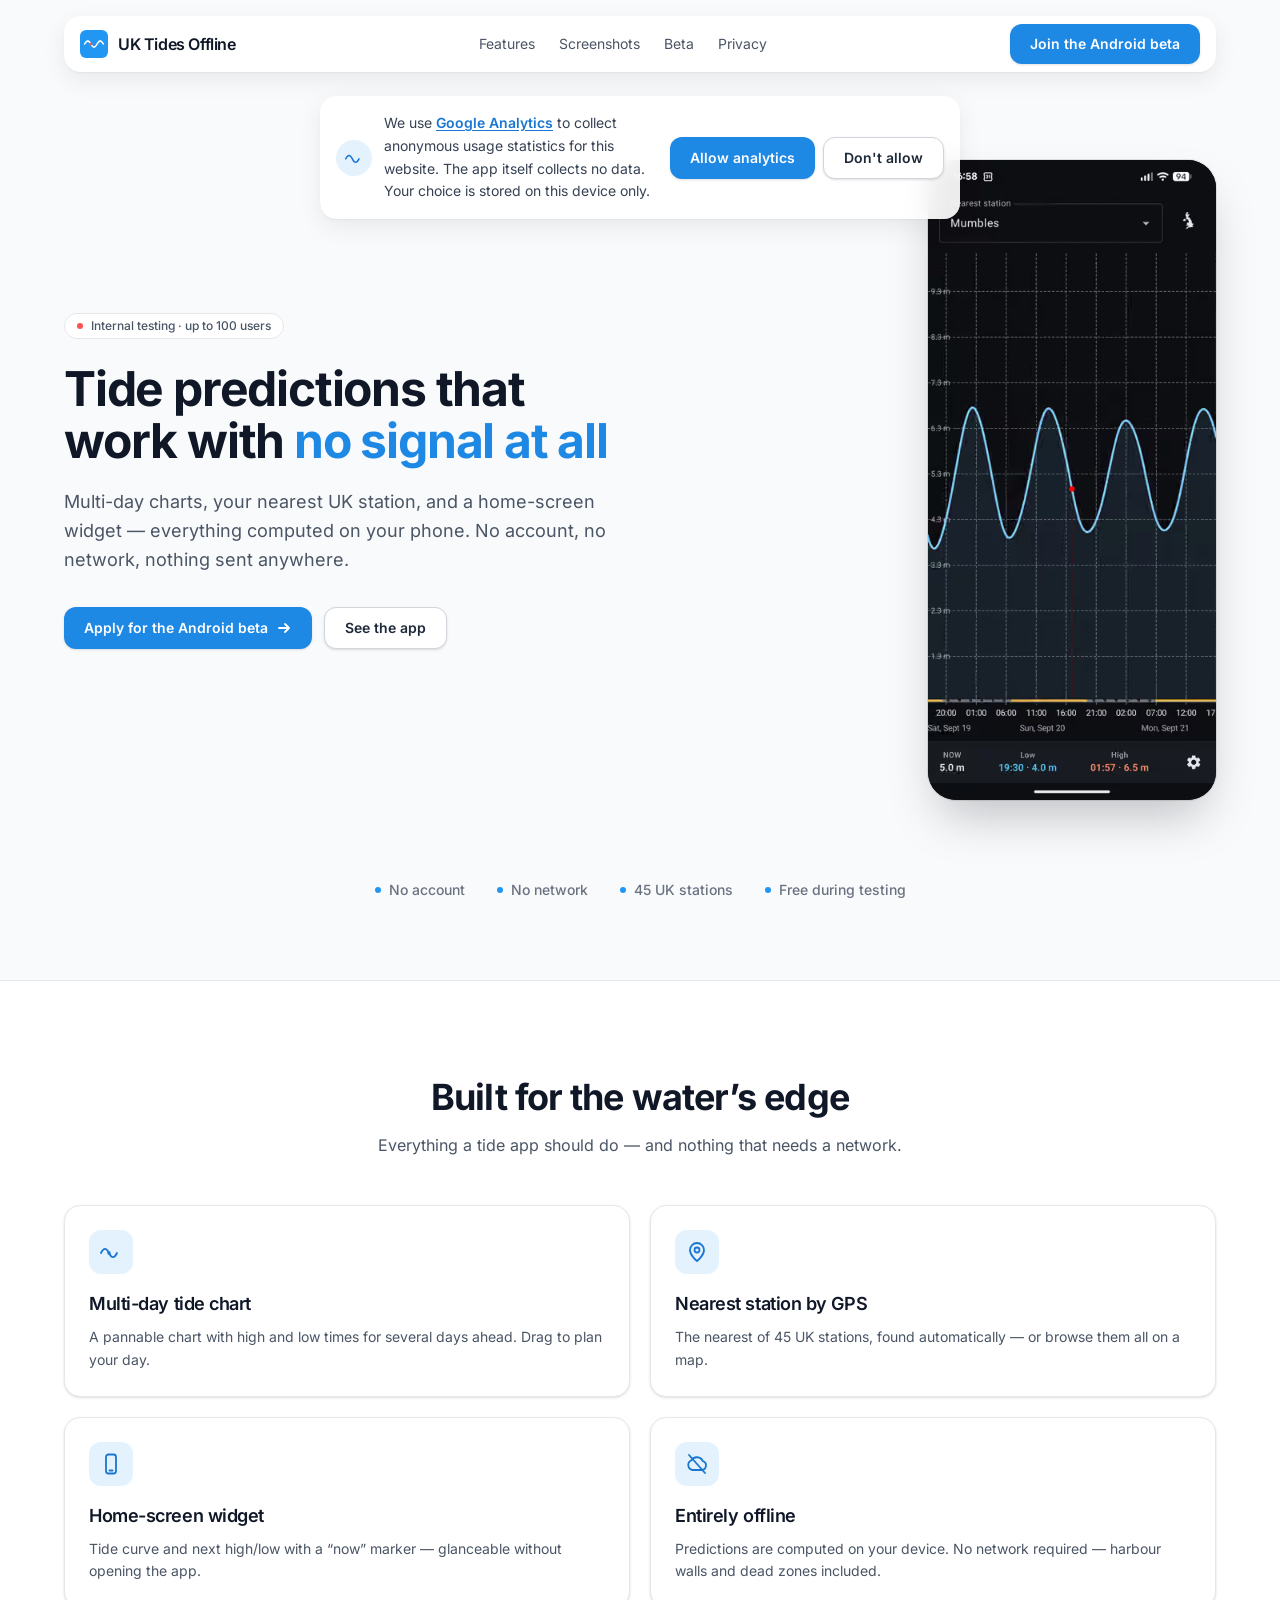
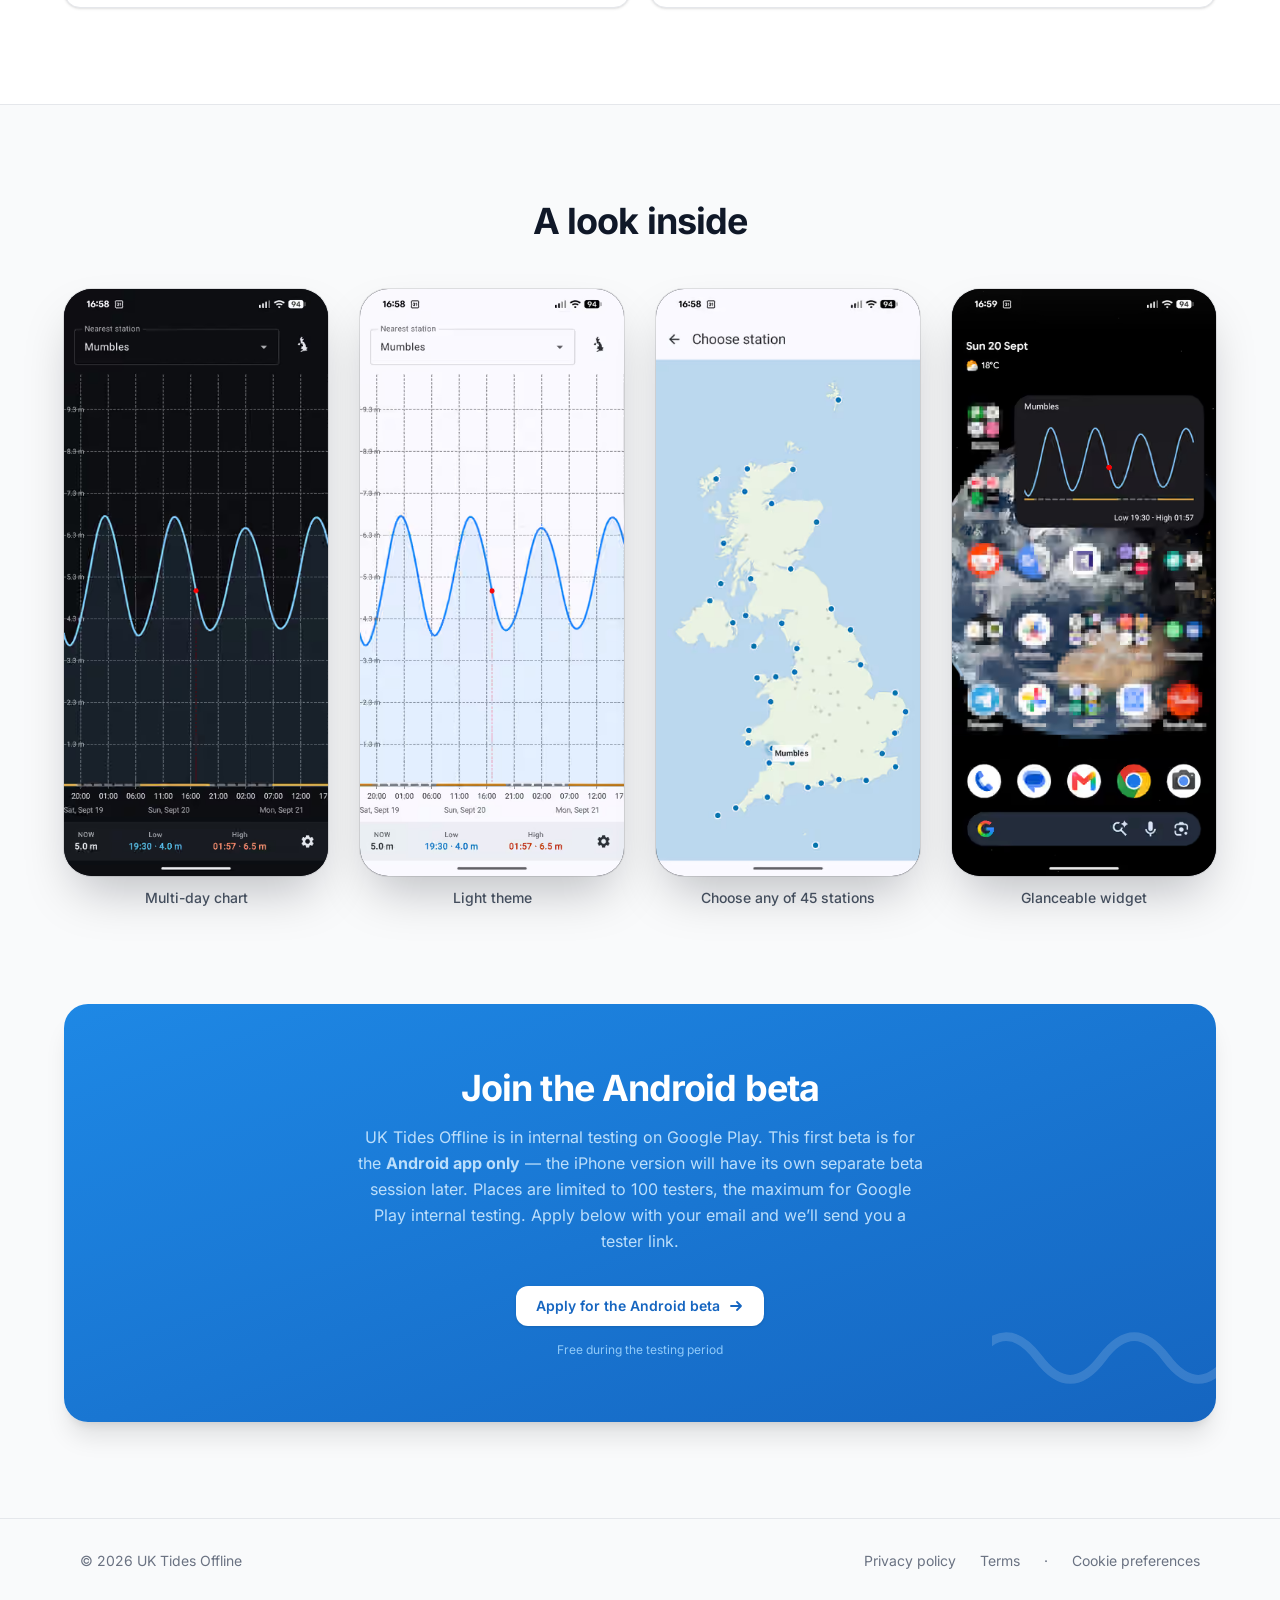
<file: index.html>
<!DOCTYPE html>
<html lang="en">
<head>
    <meta charset="utf-8">
    <meta name="viewport" content="width=device-width, initial-scale=1">
    <title>UK Tides Offline — tide predictions that work with no signal</title>
    <meta name="description" content="Offline tide predictions for the UK. Multi-day charts, nearest station by GPS, home-screen widget. No account, no network.">
    <link rel="canonical" href="https://tidesapp.co.uk/">
    <meta property="og:title" content="UK Tides Offline">
    <meta property="og:description" content="Tide predictions for the UK that work with no signal at all — no account, no network.">
    <meta property="og:type" content="website">
    <meta property="og:url" content="https://tidesapp.co.uk/">
    <meta property="og:image" content="https://tidesapp.co.uk/assets/screenshots/chart-dark-720.webp">
    <meta name="theme-color" content="#f9fafb" media="(prefers-color-scheme: light)">
    <meta name="theme-color" content="#030712" media="(prefers-color-scheme: dark)">
    <link rel="icon" type="image/svg+xml" href="assets/favicon/favicon.svg">
    <link rel="icon" href="assets/favicon/favicon.ico">
    <link rel="apple-touch-icon" sizes="180x180" href="assets/favicon/apple-touch-icon.png">
    <link rel="manifest" href="site.webmanifest">
    <link rel="stylesheet" href="style.css">
    <script defer src="assets/consent.js"></script>
</head>
<body>
    <!-- Site header -->
    <header class="fixed top-2 md:top-4 z-40 w-full px-3">
        <div class="max-w-6xl mx-auto">
            <div class="glass-card h-14 flex items-center justify-between gap-3 px-4">
                <a href="/" class="flex items-center gap-2.5 min-w-0" aria-label="UK Tides Offline — home">
                    <svg class="size-7 shrink-0" viewBox="0 0 108 108" aria-hidden="true">
                        <rect width="108" height="108" rx="24" fill="#2196F3"/>
                        <path d="M18,54 C26,38 34,38 42,54 C50,70 58,70 66,54 C74,38 82,38 90,54" fill="none" stroke="#FFFFFF" stroke-width="6" stroke-linecap="round"/>
                        <circle cx="42" cy="54" r="5.5" fill="#FF5252"/>
                    </svg>
                    <span class="font-semibold tracking-tight truncate">UK Tides Offline</span>
                </a>
                <nav class="hidden md:block" aria-label="Main">
                    <ul class="flex items-center gap-6 text-sm text-gray-600 dark:text-gray-300">
                        <li><a class="transition hover:text-gray-950 dark:hover:text-white" href="#features">Features</a></li>
                        <li><a class="transition hover:text-gray-950 dark:hover:text-white" href="#screenshots">Screenshots</a></li>
                        <li><a class="transition hover:text-gray-950 dark:hover:text-white" href="#beta">Beta</a></li>
                        <li><a class="transition hover:text-gray-950 dark:hover:text-white" href="privacy">Privacy</a></li>
                    </ul>
                </nav>
                <a class="btn btn-primary shrink-0" href="https://forms.gle/kTfjTmrAgcGXGwMX6" target="_blank" rel="noopener">Join the Android beta</a>
            </div>
        </div>
    </header>

    <main>
        <!-- Hero -->
        <section class="px-4 pt-32 md:pt-40 pb-14 md:pb-20">
            <div class="max-w-6xl mx-auto grid md:grid-cols-2 gap-12 lg:gap-8 items-center">
                <div class="max-w-xl">
                    <p class="inline-flex items-center gap-2 rounded-full border border-gray-200 dark:border-gray-800 bg-white dark:bg-gray-900 px-3 py-1 text-xs font-medium text-gray-600 dark:text-gray-300">
                        <span class="size-1.5 rounded-full bg-now"></span>
                        Internal testing &middot; up to 100 users
                    </p>
                    <h1 class="mt-6 text-4xl sm:text-5xl font-bold tracking-tight leading-[1.08] text-balance">
                        Tide predictions that work with
                        <span class="text-tide-600 dark:text-tide-400">no signal at all</span>
                    </h1>
                    <p class="mt-5 text-lg leading-relaxed text-gray-600 dark:text-gray-300">
                        Multi-day charts, your nearest UK station, and a home-screen
                        widget &mdash; everything computed on your phone. No account,
                        no network, nothing sent anywhere.
                    </p>
                    <div class="mt-8 flex flex-col sm:flex-row gap-3">
                        <a class="btn btn-primary" href="https://forms.gle/kTfjTmrAgcGXGwMX6" target="_blank" rel="noopener">
                            Apply for the Android beta
                            <svg class="size-4" viewBox="0 0 16 16" fill="none" aria-hidden="true">
                                <path d="M3 8h10m0 0L9 4m4 4-4 4" stroke="currentColor" stroke-width="1.8" stroke-linecap="round" stroke-linejoin="round"/>
                            </svg>
                        </a>
                        <a class="btn btn-ghost" href="#screenshots">See the app</a>
                    </div>
                </div>
                <div class="flex justify-center md:justify-end">
                    <div class="phone-frame w-60 sm:w-64 md:w-72">
                        <picture>
                            <source type="image/avif" srcset="assets/screenshots/chart-dark-360.avif 360w, assets/screenshots/chart-dark-720.avif 720w, assets/screenshots/chart-dark-1080.avif 1080w" sizes="(min-width: 768px) 288px, 256px">
                            <source type="image/webp" srcset="assets/screenshots/chart-dark-360.webp 360w, assets/screenshots/chart-dark-720.webp 720w, assets/screenshots/chart-dark-1080.webp 1080w" sizes="(min-width: 768px) 288px, 256px">
                            <img src="assets/screenshots/chart-dark-720.webp" width="1080" height="2400" alt="Tide chart showing several days of high and low water at Mumbles" fetchpriority="high">
                        </picture>
                    </div>
                </div>
            </div>
        </section>

        <!-- Trust strip -->
        <section class="px-4 pb-14 md:pb-20" aria-label="Key facts">
            <ul class="mx-auto flex max-w-4xl flex-wrap items-center justify-center gap-x-8 gap-y-3 text-sm font-medium text-gray-500 dark:text-gray-400">
                <li class="flex items-center gap-2"><span class="size-1.5 rounded-full bg-tide-500"></span>No account</li>
                <li class="flex items-center gap-2"><span class="size-1.5 rounded-full bg-tide-500"></span>No network</li>
                <li class="flex items-center gap-2"><span class="size-1.5 rounded-full bg-tide-500"></span>45 UK stations</li>
                <li class="flex items-center gap-2"><span class="size-1.5 rounded-full bg-tide-500"></span>Free during testing</li>
            </ul>
        </section>

        <!-- Features -->
        <section id="features" class="scroll-mt-24 border-y border-gray-200 dark:border-gray-800 bg-white dark:bg-gray-900/50 px-4 py-16 md:py-24">
            <div class="max-w-6xl mx-auto">
                <h2 class="text-center text-3xl md:text-4xl font-bold tracking-tight">Built for the water&rsquo;s edge</h2>
                <p class="mx-auto mt-4 max-w-xl text-center text-gray-600 dark:text-gray-300">
                    Everything a tide app should do &mdash; and nothing that needs a
                    network.
                </p>
                <div class="mt-12 grid gap-5 sm:grid-cols-2">
                    <div class="feature-card">
                        <span class="feature-icon">
                            <svg class="size-6" viewBox="0 0 24 24" fill="none" aria-hidden="true">
                                <path d="M2 13c2.7-5.5 5.3-5.5 8 0s5.3 5.5 8 0" stroke="currentColor" stroke-width="1.8" stroke-linecap="round"/>
                                <circle cx="10" cy="13" r="1.7" fill="currentColor"/>
                            </svg>
                        </span>
                        <h3 class="text-lg font-semibold tracking-tight">Multi-day tide chart</h3>
                        <p class="mt-2 text-sm leading-relaxed text-gray-600 dark:text-gray-300">
                            A pannable chart with high and low times for several days
                            ahead. Drag to plan your day.
                        </p>
                    </div>
                    <div class="feature-card">
                        <span class="feature-icon">
                            <svg class="size-6" viewBox="0 0 24 24" fill="none" aria-hidden="true">
                                <path d="M12 21s-7-5.1-7-11a7 7 0 1114 0c0 5.9-7 11-7 11z" stroke="currentColor" stroke-width="1.8" stroke-linejoin="round"/>
                                <circle cx="12" cy="10" r="2.5" stroke="currentColor" stroke-width="1.8"/>
                            </svg>
                        </span>
                        <h3 class="text-lg font-semibold tracking-tight">Nearest station by GPS</h3>
                        <p class="mt-2 text-sm leading-relaxed text-gray-600 dark:text-gray-300">
                            The nearest of 45 UK stations, found automatically &mdash;
                            or browse them all on a map.
                        </p>
                    </div>
                    <div class="feature-card">
                        <span class="feature-icon">
                            <svg class="size-6" viewBox="0 0 24 24" fill="none" aria-hidden="true">
                                <rect x="7" y="2.5" width="10" height="19" rx="2.5" stroke="currentColor" stroke-width="1.8"/>
                                <path d="M10.5 18.5h3" stroke="currentColor" stroke-width="1.8" stroke-linecap="round"/>
                            </svg>
                        </span>
                        <h3 class="text-lg font-semibold tracking-tight">Home-screen widget</h3>
                        <p class="mt-2 text-sm leading-relaxed text-gray-600 dark:text-gray-300">
                            Tide curve and next high/low with a &ldquo;now&rdquo;
                            marker &mdash; glanceable without opening the app.
                        </p>
                    </div>
                    <div class="feature-card">
                        <span class="feature-icon">
                            <svg class="size-6" viewBox="0 0 24 24" fill="none" aria-hidden="true">
                                <path d="M7.5 18h9a4.5 4.5 0 001.3-8.8A6.5 6.5 0 006.2 8.5 5 5 0 007.5 18z" stroke="currentColor" stroke-width="1.8" stroke-linejoin="round"/>
                                <path d="M4 3l16 18" stroke="currentColor" stroke-width="1.8" stroke-linecap="round"/>
                            </svg>
                        </span>
                        <h3 class="text-lg font-semibold tracking-tight">Entirely offline</h3>
                        <p class="mt-2 text-sm leading-relaxed text-gray-600 dark:text-gray-300">
                            Predictions are computed on your device. No network
                            required &mdash; harbour walls and dead zones included.
                        </p>
                    </div>
                </div>
            </div>
        </section>

        <!-- Screenshots -->
        <section id="screenshots" class="scroll-mt-24 px-4 py-16 md:py-24">
            <div class="max-w-6xl mx-auto">
                <h2 class="text-center text-3xl md:text-4xl font-bold tracking-tight">A look inside</h2>
                <div class="mt-12 grid grid-cols-2 lg:grid-cols-4 gap-6 md:gap-8 justify-items-center">
                    <figure class="w-full">
                        <div class="phone-frame">
                            <picture>
                                <source type="image/avif" srcset="assets/screenshots/chart-dark-360.avif 360w, assets/screenshots/chart-dark-720.avif 720w, assets/screenshots/chart-dark-1080.avif 1080w" sizes="(min-width: 1024px) 270px, 50vw">
                                <source type="image/webp" srcset="assets/screenshots/chart-dark-360.webp 360w, assets/screenshots/chart-dark-720.webp 720w, assets/screenshots/chart-dark-1080.webp 1080w" sizes="(min-width: 1024px) 270px, 50vw">
                                <img src="assets/screenshots/chart-dark-360.webp" width="1080" height="2400" loading="lazy" decoding="async" alt="Multi-day tide chart in dark theme">
                            </picture>
                        </div>
                        <figcaption class="mt-3 text-center text-sm font-medium text-gray-600 dark:text-gray-300">Multi-day chart</figcaption>
                    </figure>
                    <figure class="w-full">
                        <div class="phone-frame">
                            <picture>
                                <source type="image/avif" srcset="assets/screenshots/chart-light-360.avif 360w, assets/screenshots/chart-light-720.avif 720w, assets/screenshots/chart-light-1080.avif 1080w" sizes="(min-width: 1024px) 270px, 50vw">
                                <source type="image/webp" srcset="assets/screenshots/chart-light-360.webp 360w, assets/screenshots/chart-light-720.webp 720w, assets/screenshots/chart-light-1080.webp 1080w" sizes="(min-width: 1024px) 270px, 50vw">
                                <img src="assets/screenshots/chart-light-360.webp" width="1080" height="2400" loading="lazy" decoding="async" alt="The same multi-day tide chart in light theme">
                            </picture>
                        </div>
                        <figcaption class="mt-3 text-center text-sm font-medium text-gray-600 dark:text-gray-300">Light theme</figcaption>
                    </figure>
                    <figure class="w-full">
                        <div class="phone-frame">
                            <picture>
                                <source type="image/avif" srcset="assets/screenshots/map-360.avif 360w, assets/screenshots/map-720.avif 720w, assets/screenshots/map-1080.avif 1080w" sizes="(min-width: 1024px) 270px, 50vw">
                                <source type="image/webp" srcset="assets/screenshots/map-360.webp 360w, assets/screenshots/map-720.webp 720w, assets/screenshots/map-1080.webp 1080w" sizes="(min-width: 1024px) 270px, 50vw">
                                <img src="assets/screenshots/map-360.webp" width="1080" height="2400" loading="lazy" decoding="async" alt="Map of the United Kingdom showing all 45 tide stations">
                            </picture>
                        </div>
                        <figcaption class="mt-3 text-center text-sm font-medium text-gray-600 dark:text-gray-300">Choose any of 45 stations</figcaption>
                    </figure>
                    <figure class="w-full">
                        <div class="phone-frame">
                            <picture>
                                <source type="image/avif" srcset="assets/screenshots/widget-360.avif 360w, assets/screenshots/widget-720.avif 720w, assets/screenshots/widget-1080.avif 1080w" sizes="(min-width: 1024px) 270px, 50vw">
                                <source type="image/webp" srcset="assets/screenshots/widget-360.webp 360w, assets/screenshots/widget-720.webp 720w, assets/screenshots/widget-1080.webp 1080w" sizes="(min-width: 1024px) 270px, 50vw">
                                <img src="assets/screenshots/widget-360.webp" width="1080" height="2400" loading="lazy" decoding="async" alt="UK Tides Offline home-screen widget showing today's tide curve">
                            </picture>
                        </div>
                        <figcaption class="mt-3 text-center text-sm font-medium text-gray-600 dark:text-gray-300">Glanceable widget</figcaption>
                    </figure>
                </div>
            </div>
        </section>

        <!-- Beta CTA -->
        <section id="beta" class="scroll-mt-24 px-4 pb-16 md:pb-24">
            <div class="max-w-6xl mx-auto">
                <div class="relative overflow-hidden rounded-3xl bg-gradient-to-br from-tide-600 to-tide-800 px-6 py-12 md:px-12 md:py-16 text-center text-white shadow-xl">
                    <svg class="pointer-events-none absolute -bottom-8 -right-8 w-64 opacity-15" viewBox="0 0 144 108" aria-hidden="true">
                        <path d="M-10,54 C2,38 14,38 26,54 C38,70 50,70 62,54 C74,38 86,38 98,54 C110,70 122,70 134,54 C146,38 158,38 170,54" fill="none" stroke="#FFFFFF" stroke-width="5" stroke-linecap="round"/>
                    </svg>
                    <h2 class="text-3xl md:text-4xl font-bold tracking-tight">Join the Android beta</h2>
                    <p class="mx-auto mt-4 max-w-xl leading-relaxed text-tide-100">
                        UK Tides Offline is in internal testing on Google Play. This
                        first beta is for the <strong>Android app only</strong> &mdash;
                        the iPhone version will have its own separate beta session
                        later. Places are limited to 100 testers, the maximum for
                        Google Play internal testing. Apply below with your email
                        and we&rsquo;ll send you a tester link.
                    </p>
                    <a class="btn btn-white mt-8" href="https://forms.gle/kTfjTmrAgcGXGwMX6" target="_blank" rel="noopener">
                        Apply for the Android beta
                        <svg class="size-4" viewBox="0 0 16 16" fill="none" aria-hidden="true">
                            <path d="M3 8h10m0 0L9 4m4 4-4 4" stroke="currentColor" stroke-width="1.8" stroke-linecap="round" stroke-linejoin="round"/>
                        </svg>
                    </a>
                    <p class="mt-4 text-xs text-tide-200">Free during the testing period</p>
                </div>
            </div>
        </section>
    </main>

    <!-- Site footer -->
    <footer class="border-t border-gray-200 dark:border-gray-800 py-8">
        <div class="mx-auto flex max-w-6xl flex-col items-center justify-between gap-3 px-4 text-sm text-gray-500 dark:text-gray-400 sm:flex-row">
            <p>&copy; 2026 UK Tides Offline</p>
            <nav class="flex items-center gap-6" aria-label="Footer">
                <a class="transition hover:text-gray-950 dark:hover:text-gray-200" href="privacy">Privacy policy</a>
                <a class="transition hover:text-gray-950 dark:hover:text-gray-200" href="terms">Terms</a>
            </nav>
        </div>
    </footer>
</body>
</html>
</file>
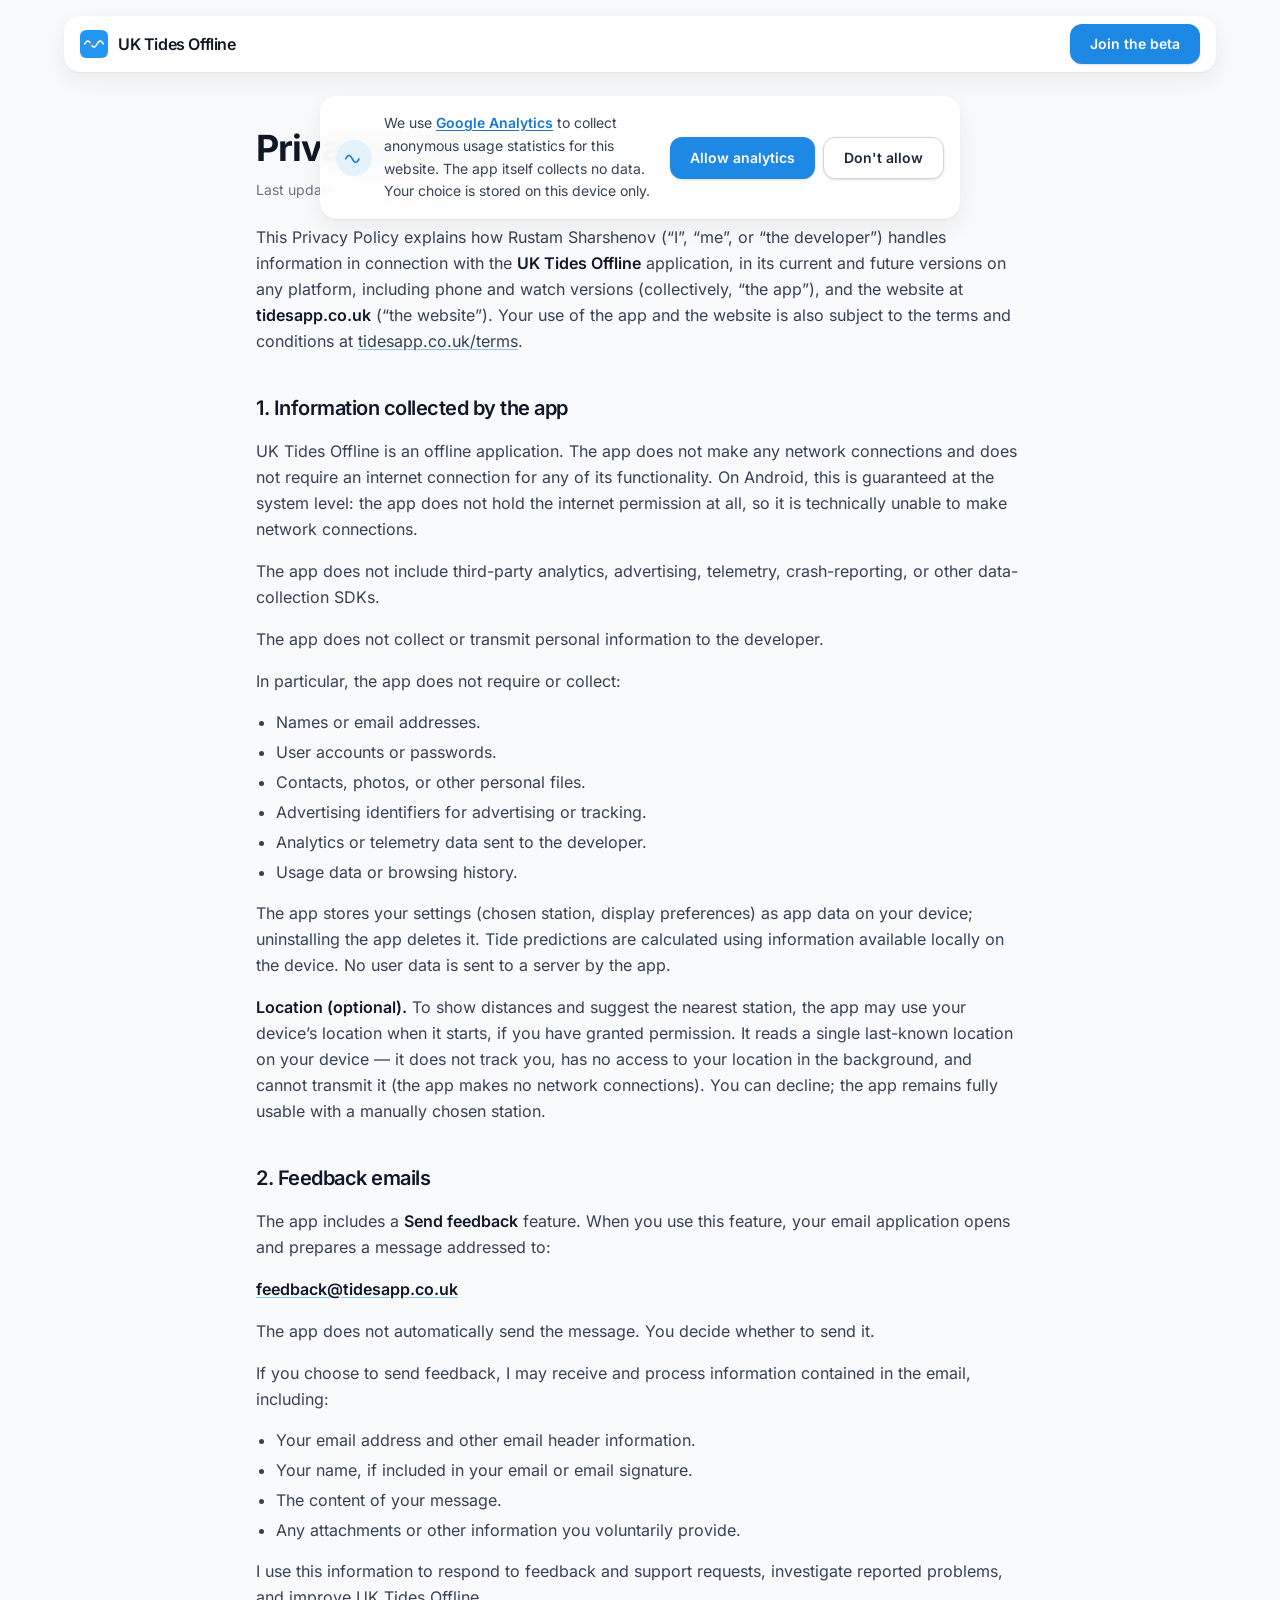
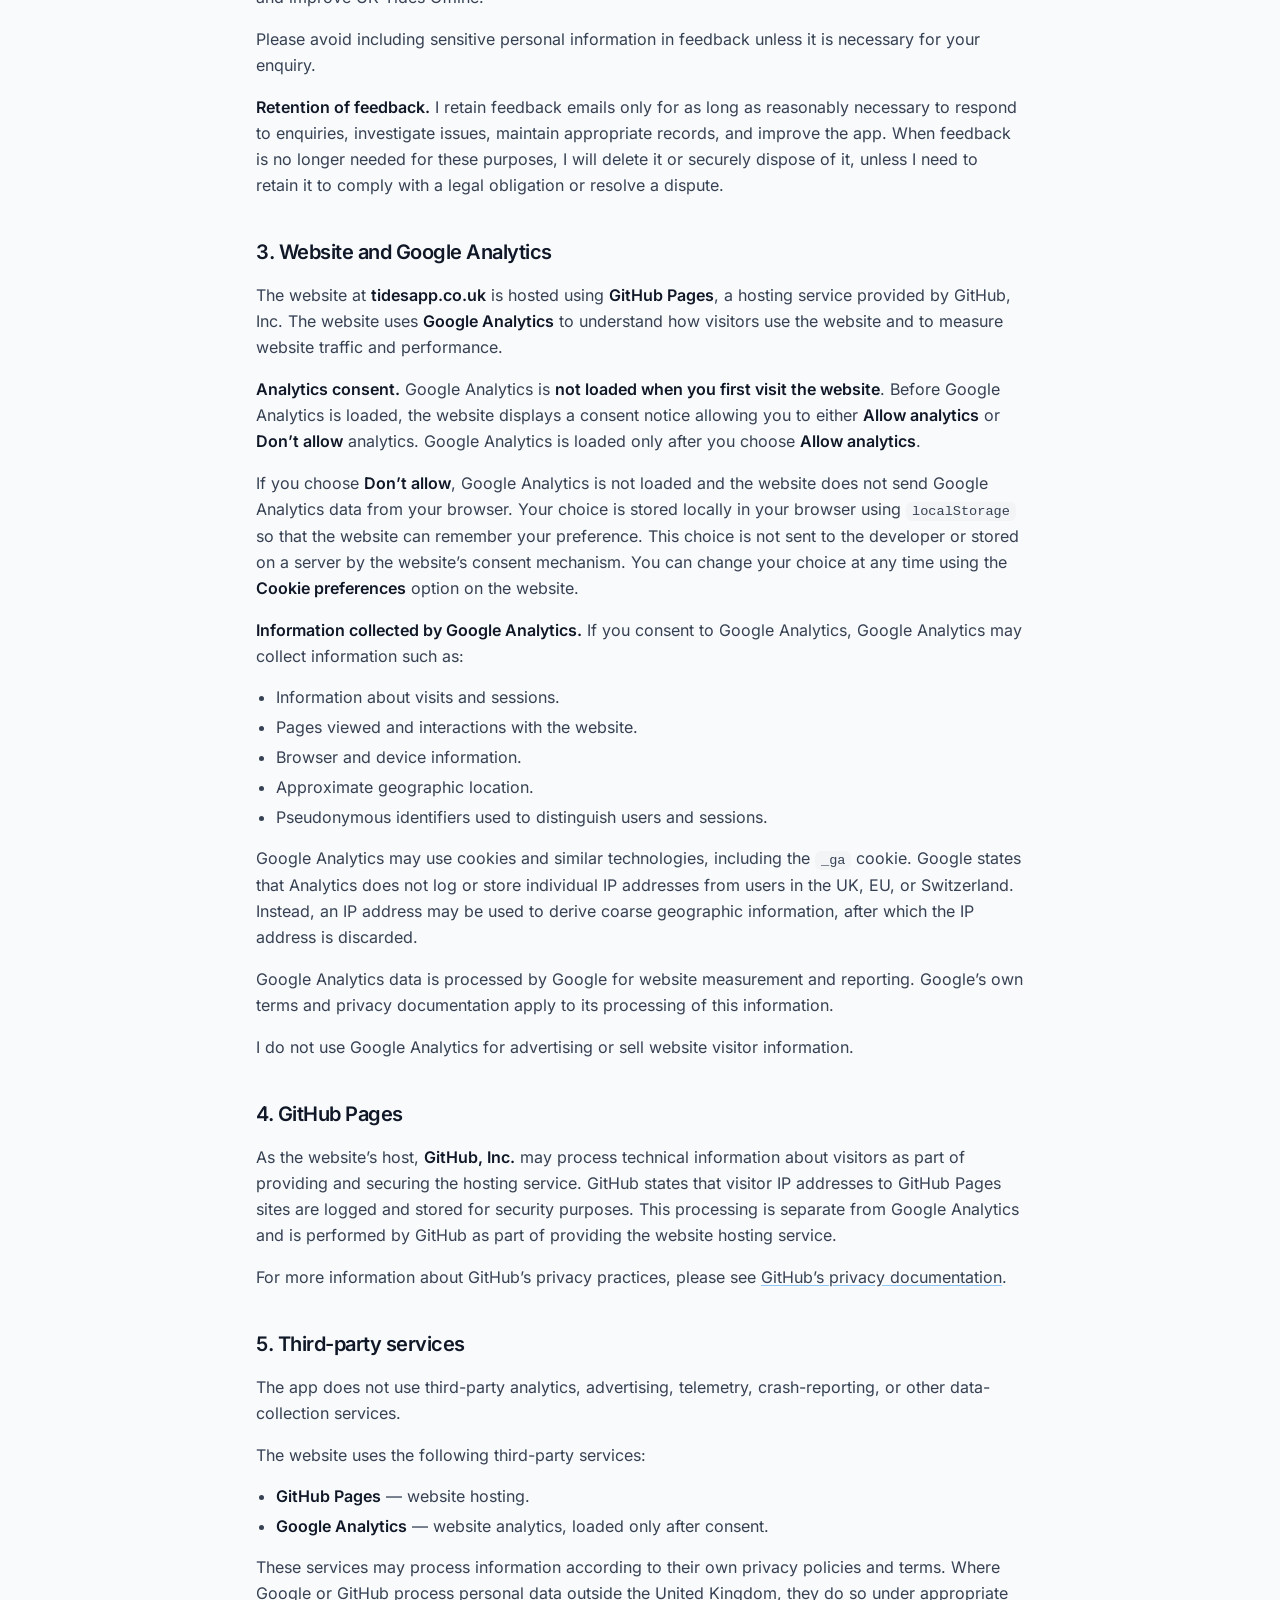
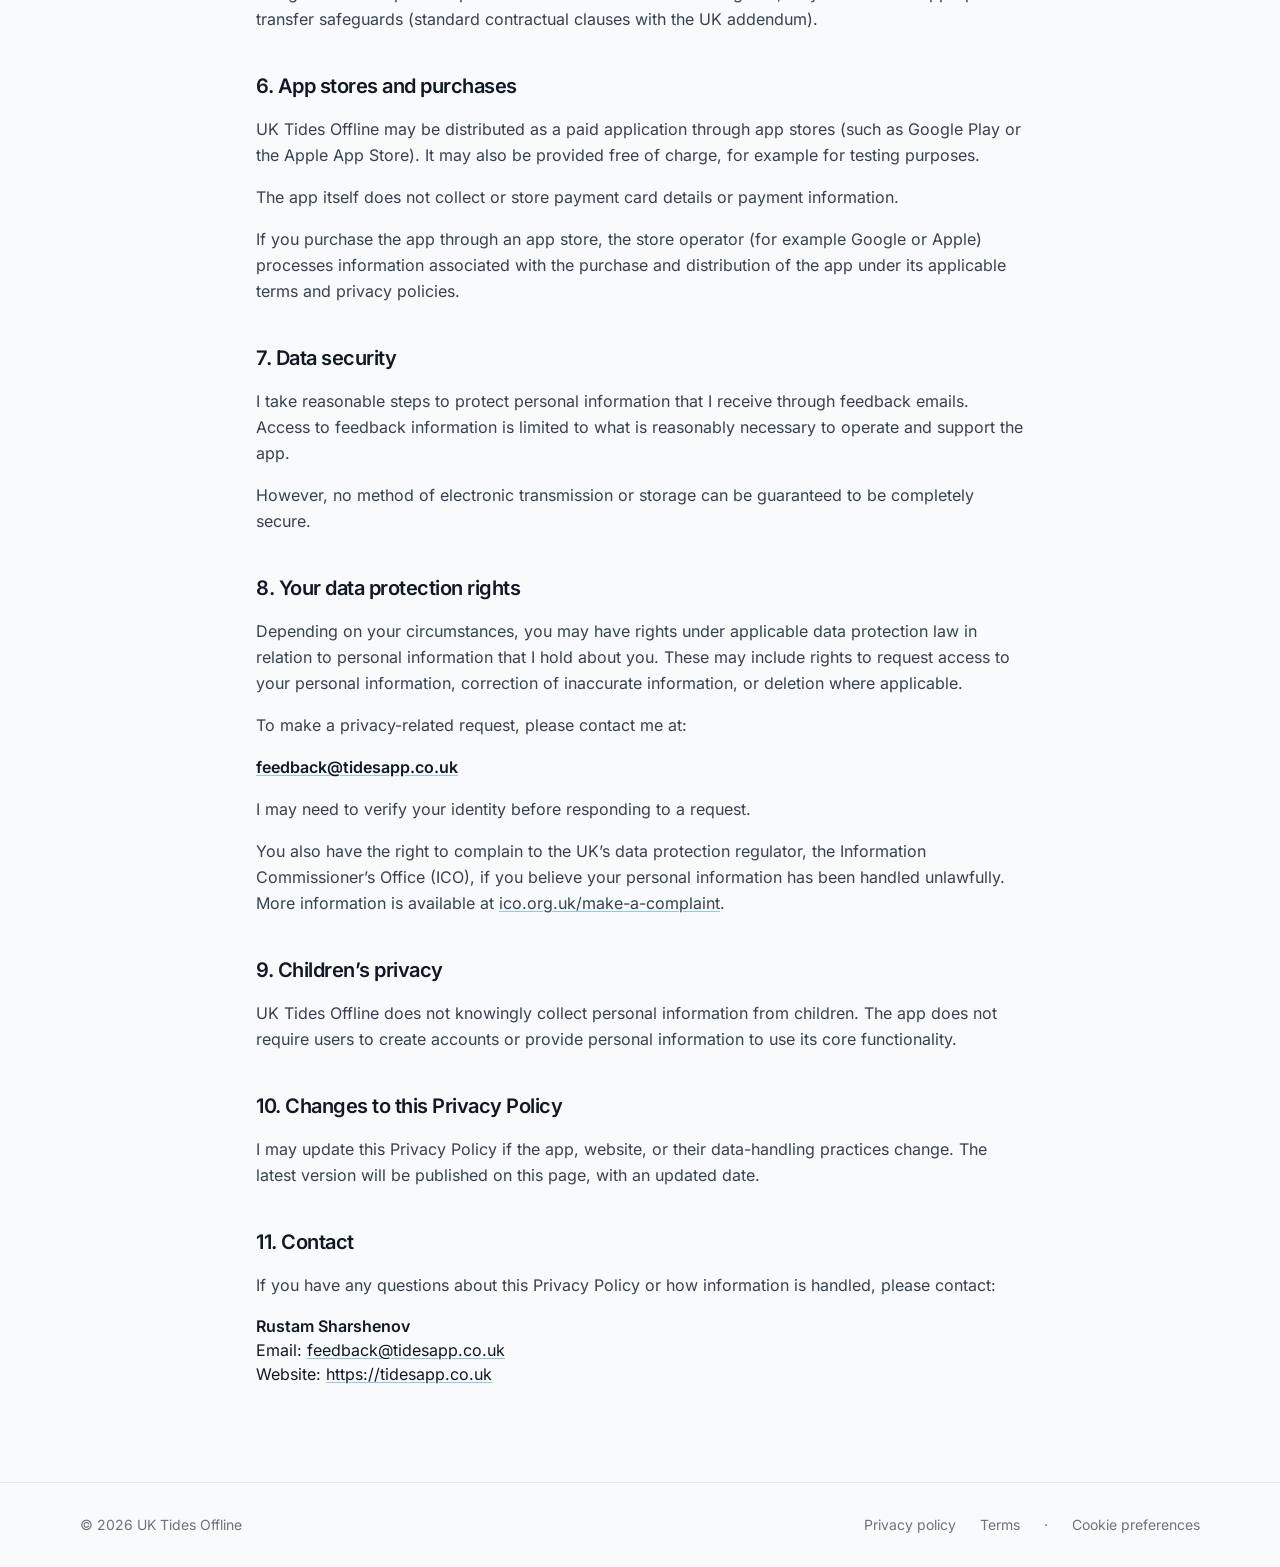
<file: privacy.html>
<!DOCTYPE html>
<html lang="en">
<head>
    <meta charset="utf-8">
    <meta name="viewport" content="width=device-width, initial-scale=1">
    <title>Privacy policy — UK Tides Offline</title>
    <meta name="description" content="Privacy policy for the UK Tides Offline app and website.">
    <link rel="canonical" href="https://tidesapp.co.uk/privacy">
    <script type="application/ld+json">
    {
        "@context": "https://schema.org",
        "@type": "AboutPage",
        "url": "https://tidesapp.co.uk/privacy",
        "isPartOf": {"@type": "WebSite", "name": "UK Tides Offline", "url": "https://tidesapp.co.uk/"},
        "dateModified": "2026-09-20"
    }
    </script>
    <meta name="theme-color" content="#f9fafb" media="(prefers-color-scheme: light)">
    <meta name="theme-color" content="#030712" media="(prefers-color-scheme: dark)">
    <link rel="icon" type="image/svg+xml" href="assets/favicon/favicon.svg">
    <link rel="icon" href="assets/favicon/favicon.ico">
    <link rel="apple-touch-icon" sizes="180x180" href="assets/favicon/apple-touch-icon.png">
    <link rel="stylesheet" href="style.css">
    <script defer src="assets/consent.js"></script>
</head>
<body>
    <!-- Site header -->
    <header class="fixed top-2 md:top-4 z-40 w-full px-3">
        <div class="max-w-6xl mx-auto">
            <div class="glass-card h-14 flex items-center justify-between gap-3 px-4">
                <a href="/" class="flex items-center gap-2.5 min-w-0" aria-label="UK Tides Offline — home">
                    <svg class="size-7 shrink-0" viewBox="0 0 108 108" aria-hidden="true">
                        <rect width="108" height="108" rx="24" fill="#2196F3"/>
                        <path d="M18,54 C26,38 34,38 42,54 C50,70 58,70 66,54 C74,38 82,38 90,54" fill="none" stroke="#FFFFFF" stroke-width="6" stroke-linecap="round"/>
                        <circle cx="42" cy="54" r="5.5" fill="#FF5252"/>
                    </svg>
                    <span class="font-semibold tracking-tight truncate">UK Tides Offline</span>
                </a>
                <a class="btn btn-primary shrink-0" href="https://forms.gle/kTfjTmrAgcGXGwMX6" target="_blank" rel="noopener">Join the beta</a>
            </div>
        </div>
    </header>

    <main class="px-4 pt-28 md:pt-32 pb-16 md:pb-24">
        <div class="mx-auto max-w-3xl">
            <h1 class="text-3xl md:text-4xl font-bold tracking-tight">Privacy policy</h1>
            <p class="mt-3 text-sm text-gray-500 dark:text-gray-400">
                Last updated: <time datetime="2026-09-20">20 September 2026</time>
            </p>

            <div class="prose-policy mt-6">
                <p>
                    This Privacy Policy explains how Rustam Sharshenov
                    (&ldquo;I&rdquo;, &ldquo;me&rdquo;, or &ldquo;the developer&rdquo;)
                    handles information in connection with the
                    <strong>UK Tides Offline</strong> application, in its current
                    and future versions on any platform, including phone and watch
                    versions (collectively, &ldquo;the app&rdquo;), and the website
                    at <strong>tidesapp.co.uk</strong> (&ldquo;the website&rdquo;).
                    Your use of the app and the website is also subject to the
                    terms and conditions at <a href="terms">tidesapp.co.uk/terms</a>.
                </p>

                <h2>1. Information collected by the app</h2>
                <p>
                    UK Tides Offline is an offline application. The app does not
                    make any network connections and does not require an internet
                    connection for any of its functionality. On Android, this is
                    guaranteed at the system level: the app does not hold the
                    internet permission at all, so it is technically unable to make
                    network connections.
                </p>
                <p>
                    The app does not include third-party analytics, advertising,
                    telemetry, crash-reporting, or other data-collection SDKs.
                </p>
                <p>The app does not collect or transmit personal information to the developer.</p>
                <p>In particular, the app does not require or collect:</p>
                <ul>
                    <li>Names or email addresses.</li>
                    <li>User accounts or passwords.</li>
                    <li>Contacts, photos, or other personal files.</li>
                    <li>Advertising identifiers for advertising or tracking.</li>
                    <li>Analytics or telemetry data sent to the developer.</li>
                    <li>Usage data or browsing history.</li>
                </ul>
                <p>
                    The app stores your settings (chosen station, display
                    preferences) as app data on your device; uninstalling the app
                    deletes it. Tide predictions are calculated using information
                    available locally on the device. No user data is sent to a
                    server by the app.
                </p>
                <p>
                    <strong>Location (optional).</strong> To show distances and
                    suggest the nearest station, the app may use your
                    device&rsquo;s location when it starts, if you have granted
                    permission. It reads a single last-known location on your
                    device &mdash; it does not track you, has no access to your
                    location in the background, and cannot transmit it (the app
                    makes no network connections). You can decline; the app remains
                    fully usable with a manually chosen station.
                </p>

                <h2>2. Feedback emails</h2>
                <p>
                    The app includes a <strong>Send feedback</strong> feature. When
                    you use this feature, your email application opens and prepares
                    a message addressed to:
                </p>
                <p><strong><a href="mailto:feedback@tidesapp.co.uk">feedback@tidesapp.co.uk</a></strong></p>
                <p>The app does not automatically send the message. You decide whether to send it.</p>
                <p>
                    If you choose to send feedback, I may receive and process
                    information contained in the email, including:
                </p>
                <ul>
                    <li>Your email address and other email header information.</li>
                    <li>Your name, if included in your email or email signature.</li>
                    <li>The content of your message.</li>
                    <li>Any attachments or other information you voluntarily provide.</li>
                </ul>
                <p>
                    I use this information to respond to feedback and support
                    requests, investigate reported problems, and improve UK Tides
                    Offline.
                </p>
                <p>
                    Please avoid including sensitive personal information in
                    feedback unless it is necessary for your enquiry.
                </p>
                <p>
                    <strong>Retention of feedback.</strong> I retain feedback emails
                    only for as long as reasonably necessary to respond to
                    enquiries, investigate issues, maintain appropriate records, and
                    improve the app. When feedback is no longer needed for these
                    purposes, I will delete it or securely dispose of it, unless I
                    need to retain it to comply with a legal obligation or resolve a
                    dispute.
                </p>

                <h2>3. Website and Google Analytics</h2>
                <p>
                    The website at <strong>tidesapp.co.uk</strong> is hosted using
                    <strong>GitHub Pages</strong>, a hosting service provided by
                    GitHub, Inc. The website uses <strong>Google Analytics</strong>
                    to understand how visitors use the website and to measure
                    website traffic and performance.
                </p>
                <p id="analytics">
                    <strong>Analytics consent.</strong> Google Analytics is
                    <strong>not loaded when you first visit the website</strong>.
                    Before Google Analytics is loaded, the website displays a
                    consent notice allowing you to either
                    <strong>Allow analytics</strong> or
                    <strong>Don&rsquo;t allow</strong> analytics. Google Analytics is
                    loaded only after you choose <strong>Allow analytics</strong>.
                </p>
                <p>
                    If you choose <strong>Don&rsquo;t allow</strong>, Google
                    Analytics is not loaded and the website does not send Google
                    Analytics data from your browser. Your choice is stored locally
                    in your browser using <code>localStorage</code> so that the
                    website can remember your preference. This choice is not sent
                    to the developer or stored on a server by the website&rsquo;s
                    consent mechanism. You can change your choice at any time using
                    the <strong>Cookie preferences</strong> option on the website.
                </p>
                <p>
                    <strong>Information collected by Google Analytics.</strong> If
                    you consent to Google Analytics, Google Analytics may collect
                    information such as:
                </p>
                <ul>
                    <li>Information about visits and sessions.</li>
                    <li>Pages viewed and interactions with the website.</li>
                    <li>Browser and device information.</li>
                    <li>Approximate geographic location.</li>
                    <li>Pseudonymous identifiers used to distinguish users and sessions.</li>
                </ul>
                <p>
                    Google Analytics may use cookies and similar technologies,
                    including the <code>_ga</code> cookie. Google states that
                    Analytics does not log or store individual IP addresses from
                    users in the UK, EU, or Switzerland. Instead, an IP address may
                    be used to derive coarse geographic information, after which the
                    IP address is discarded.
                </p>
                <p>
                    Google Analytics data is processed by Google for website
                    measurement and reporting. Google&rsquo;s own terms and privacy
                    documentation apply to its processing of this information.
                </p>
                <p>
                    I do not use Google Analytics for advertising or sell website
                    visitor information.
                </p>

                <h2>4. GitHub Pages</h2>
                <p>
                    As the website&rsquo;s host, <strong>GitHub, Inc.</strong> may
                    process technical information about visitors as part of
                    providing and securing the hosting service. GitHub states that
                    visitor IP addresses to GitHub Pages sites are logged and stored
                    for security purposes. This processing is separate from Google
                    Analytics and is performed by GitHub as part of providing the
                    website hosting service.
                </p>
                <p>
                    For more information about GitHub&rsquo;s privacy practices,
                    please see
                    <a href="https://docs.github.com/en/site-policy/privacy-policies/github-general-privacy-statement">GitHub&rsquo;s privacy documentation</a>.
                </p>

                <h2>5. Third-party services</h2>
                <p>
                    The app does not use third-party analytics,
                    advertising, telemetry, crash-reporting, or other
                    data-collection services.
                </p>
                <p>The website uses the following third-party services:</p>
                <ul>
                    <li><strong>GitHub Pages</strong> &mdash; website hosting.</li>
                    <li><strong>Google Analytics</strong> &mdash; website analytics, loaded only after consent.</li>
                </ul>
                <p>
                    These services may process information according to their own
                    privacy policies and terms. Where Google or GitHub process
                    personal data outside the United Kingdom, they do so under
                    appropriate transfer safeguards (standard contractual clauses
                    with the UK addendum).
                </p>

                <h2>6. App stores and purchases</h2>
                <p>
                    UK Tides Offline may be distributed as a paid application
                    through app stores (such as Google Play or the Apple App
                    Store). It may also be provided free of charge, for example
                    for testing purposes.
                </p>
                <p>
                    The app itself does not collect or store payment card details or
                    payment information.
                </p>
                <p>
                    If you purchase the app through an app store, the store
                    operator (for example Google or Apple) processes information
                    associated with the purchase and distribution of the app under
                    its applicable terms and privacy policies.
                </p>

                <h2>7. Data security</h2>
                <p>
                    I take reasonable steps to protect personal information that I
                    receive through feedback emails. Access to feedback information
                    is limited to what is reasonably necessary to operate and
                    support the app.
                </p>
                <p>
                    However, no method of electronic transmission or storage can be
                    guaranteed to be completely secure.
                </p>

                <h2>8. Your data protection rights</h2>
                <p>
                    Depending on your circumstances, you may have rights under
                    applicable data protection law in relation to personal
                    information that I hold about you. These may include rights to
                    request access to your personal information, correction of
                    inaccurate information, or deletion where applicable.
                </p>
                <p>To make a privacy-related request, please contact me at:</p>
                <p><strong><a href="mailto:feedback@tidesapp.co.uk">feedback@tidesapp.co.uk</a></strong></p>
                <p>I may need to verify your identity before responding to a request.</p>
                <p>
                    You also have the right to complain to the UK&rsquo;s data
                    protection regulator, the Information Commissioner&rsquo;s
                    Office (ICO), if you believe your personal information has been
                    handled unlawfully. More information is available at
                    <a href="https://ico.org.uk/make-a-complaint/">ico.org.uk/make-a-complaint</a>.
                </p>

                <h2>9. Children&rsquo;s privacy</h2>
                <p>
                    UK Tides Offline does not knowingly collect personal information
                    from children. The app does not require users to create accounts
                    or provide personal information to use its core functionality.
                </p>

                <h2>10. Changes to this Privacy Policy</h2>
                <p>
                    I may update this Privacy Policy if the app, website, or their
                    data-handling practices change. The latest version will be
                    published on this page, with an updated date.
                </p>

                <h2>11. Contact</h2>
                <p>
                    If you have any questions about this Privacy Policy or how
                    information is handled, please contact:
                </p>
                <address>
                    <strong>Rustam Sharshenov</strong><br>
                    Email: <a href="mailto:feedback@tidesapp.co.uk">feedback@tidesapp.co.uk</a><br>
                    Website: <a href="https://tidesapp.co.uk">https://tidesapp.co.uk</a>
                </address>
            </div>
        </div>
    </main>

    <!-- Site footer -->
    <footer class="border-t border-gray-200 dark:border-gray-800 py-8">
        <div class="mx-auto flex max-w-6xl flex-col items-center justify-between gap-3 px-4 text-sm text-gray-500 dark:text-gray-400 sm:flex-row">
            <p>&copy; 2026 UK Tides Offline</p>
            <nav class="flex items-center gap-6" aria-label="Footer">
                <a class="transition hover:text-gray-950 dark:hover:text-gray-200" href="privacy">Privacy policy</a>
                <a class="transition hover:text-gray-950 dark:hover:text-gray-200" href="terms">Terms</a>
            </nav>
        </div>
    </footer>
</body>
</html>
</file>
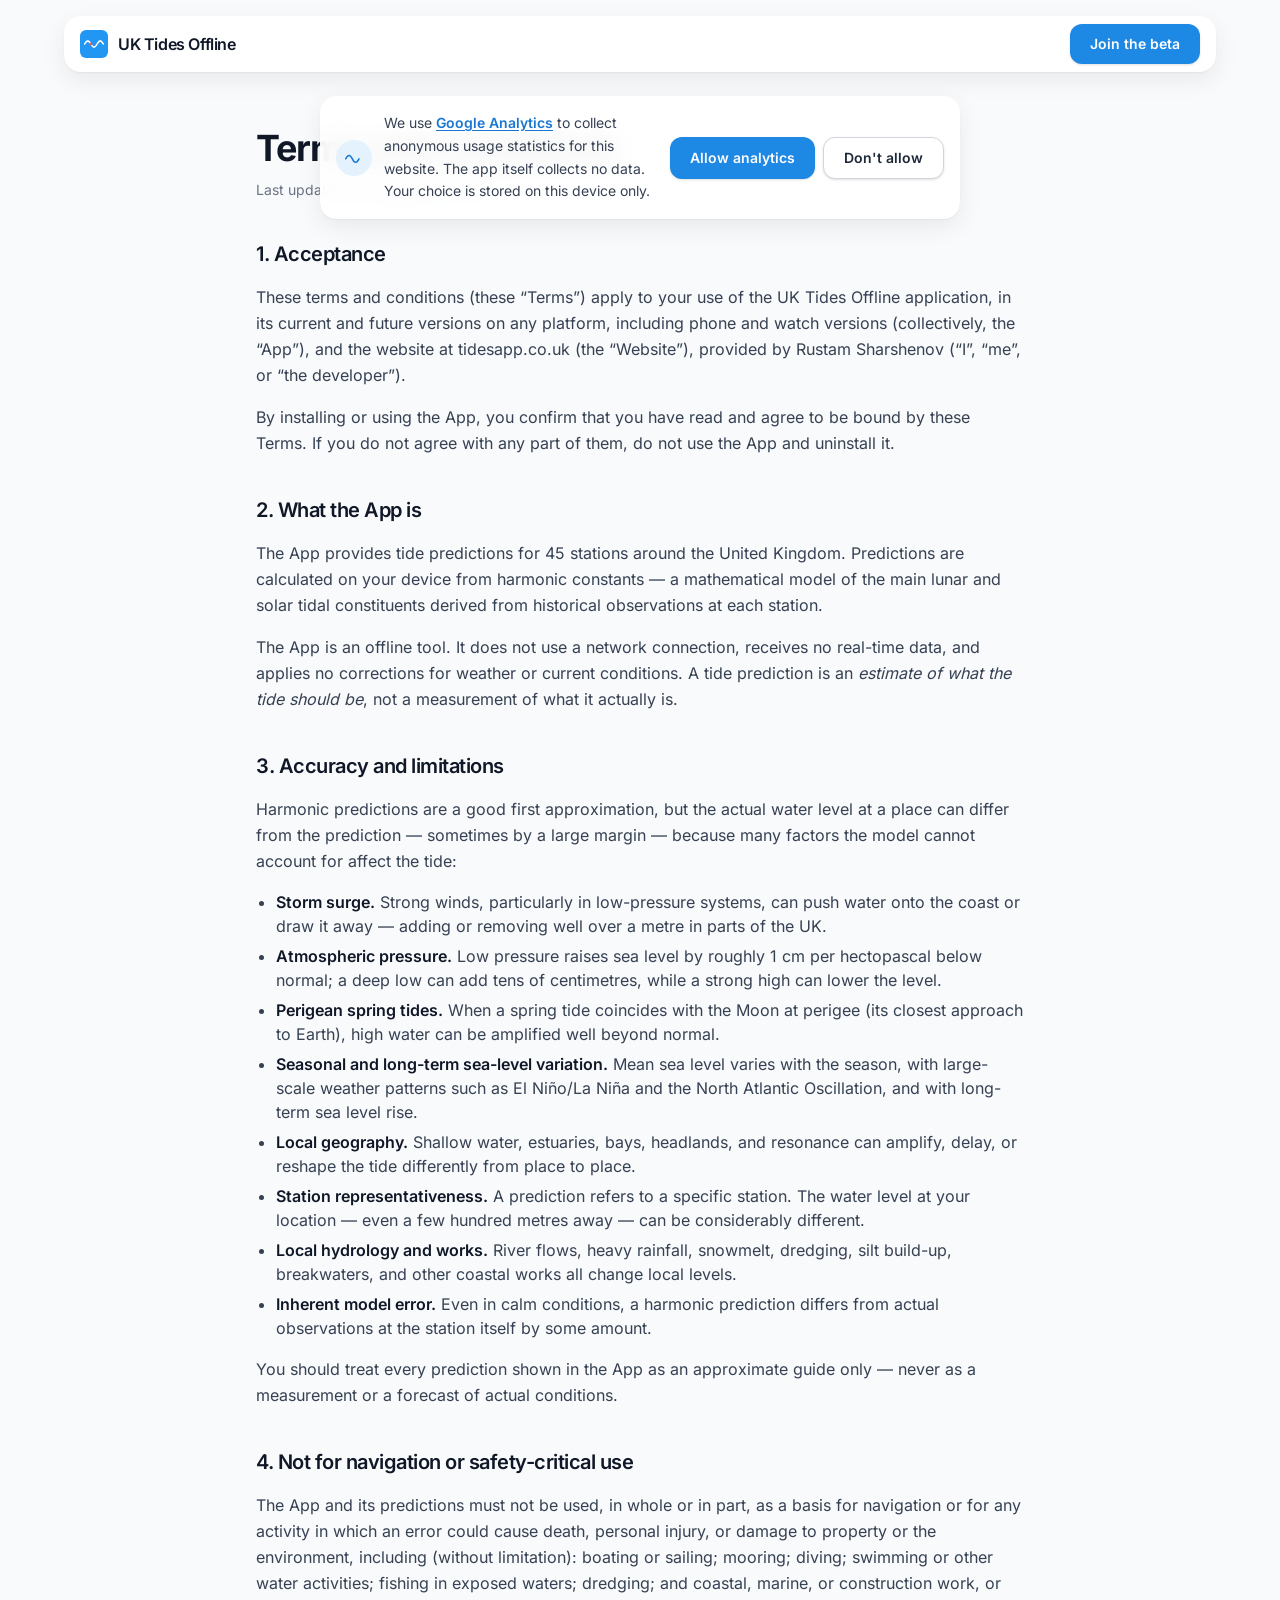
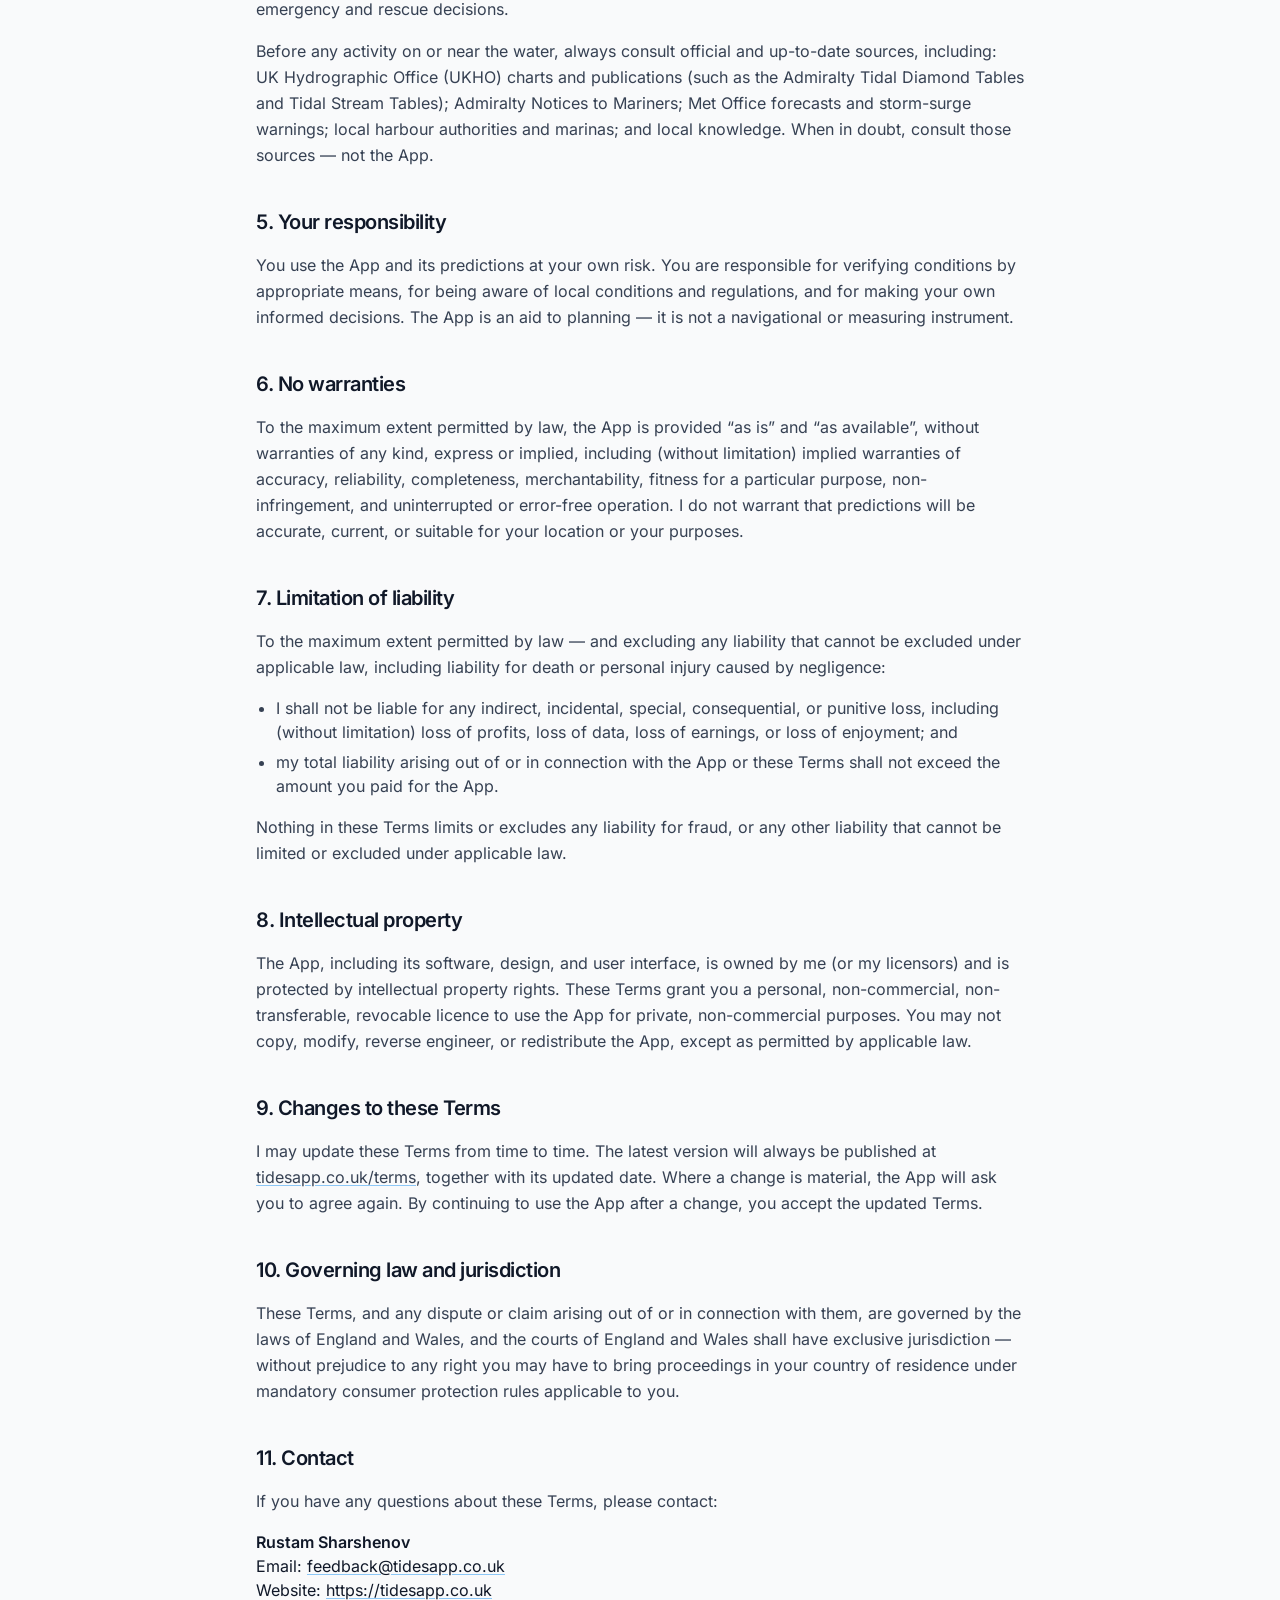
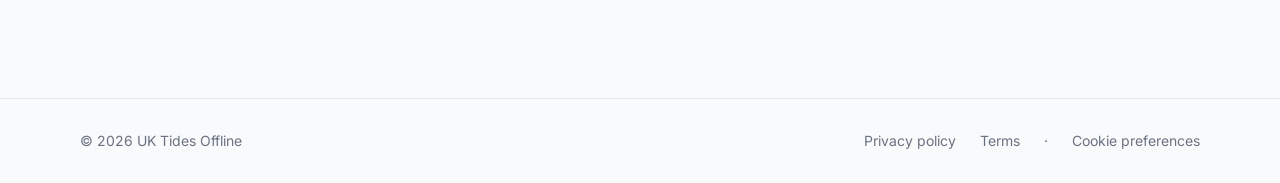
<file: terms.html>
<!DOCTYPE html>
<html lang="en">
<head>
    <meta charset="utf-8">
    <meta name="viewport" content="width=device-width, initial-scale=1">
    <title>Terms and conditions — UK Tides Offline</title>
    <meta name="description" content="Terms and conditions for UK Tides Offline, including important safety warnings about using tide predictions.">
    <link rel="canonical" href="https://tidesapp.co.uk/terms">
    <script type="application/ld+json">
    {
        "@context": "https://schema.org",
        "@type": "AboutPage",
        "url": "https://tidesapp.co.uk/terms",
        "isPartOf": {"@type": "WebSite", "name": "UK Tides Offline", "url": "https://tidesapp.co.uk/"},
        "dateModified": "2026-09-20"
    }
    </script>
    <meta name="theme-color" content="#f9fafb" media="(prefers-color-scheme: light)">
    <meta name="theme-color" content="#030712" media="(prefers-color-scheme: dark)">
    <link rel="icon" type="image/svg+xml" href="assets/favicon/favicon.svg">
    <link rel="icon" href="assets/favicon/favicon.ico">
    <link rel="apple-touch-icon" sizes="180x180" href="assets/favicon/apple-touch-icon.png">
    <link rel="stylesheet" href="style.css">
    <script defer src="assets/consent.js"></script>
</head>
<body>
    <!-- Site header -->
    <header class="fixed top-2 md:top-4 z-40 w-full px-3">
        <div class="max-w-6xl mx-auto">
            <div class="glass-card h-14 flex items-center justify-between gap-3 px-4">
                <a href="/" class="flex items-center gap-2.5 min-w-0" aria-label="UK Tides Offline — home">
                    <svg class="size-7 shrink-0" viewBox="0 0 108 108" aria-hidden="true">
                        <rect width="108" height="108" rx="24" fill="#2196F3"/>
                        <path d="M18,54 C26,38 34,38 42,54 C50,70 58,70 66,54 C74,38 82,38 90,54" fill="none" stroke="#FFFFFF" stroke-width="6" stroke-linecap="round"/>
                        <circle cx="42" cy="54" r="5.5" fill="#FF5252"/>
                    </svg>
                    <span class="font-semibold tracking-tight truncate">UK Tides Offline</span>
                </a>
                <a class="btn btn-primary shrink-0" href="https://forms.gle/kTfjTmrAgcGXGwMX6" target="_blank" rel="noopener">Join the beta</a>
            </div>
        </div>
    </header>

    <main class="px-4 pt-28 md:pt-32 pb-16 md:pb-24">
        <div class="mx-auto max-w-3xl">
            <h1 class="text-3xl md:text-4xl font-bold tracking-tight">Terms and conditions</h1>
            <p class="mt-3 text-sm text-gray-500 dark:text-gray-400">
                Last updated: <time datetime="2026-09-20">20 September 2026</time>
            </p>

            <div class="prose-policy mt-6">
                <h2>1. Acceptance</h2>
                <p>
                    These terms and conditions (these &ldquo;Terms&rdquo;) apply
                    to your use of the UK Tides Offline application, in its current
                    and future versions on any platform, including phone and watch
                    versions (collectively, the &ldquo;App&rdquo;), and the website
                    at tidesapp.co.uk (the &ldquo;Website&rdquo;), provided by
                    Rustam Sharshenov (&ldquo;I&rdquo;, &ldquo;me&rdquo;, or
                    &ldquo;the developer&rdquo;).
                </p>
                <p>
                    By installing or using the App, you confirm that you have read
                    and agree to be bound by these Terms. If you do not agree with
                    any part of them, do not use the App and uninstall it.
                </p>

                <h2>2. What the App is</h2>
                <p>
                    The App provides tide predictions for 45 stations around the
                    United Kingdom. Predictions are calculated on your device from
                    harmonic constants &mdash; a mathematical model of the main
                    lunar and solar tidal constituents derived from historical
                    observations at each station.
                </p>
                <p>
                    The App is an offline tool. It does not use a network
                    connection, receives no real-time data, and applies no
                    corrections for weather or current conditions. A tide
                    prediction is an <em>estimate of what the tide should be</em>,
                    not a measurement of what it actually is.
                </p>

                <h2>3. Accuracy and limitations</h2>
                <p>
                    Harmonic predictions are a good first approximation, but the
                    actual water level at a place can differ from the prediction
                    &mdash; sometimes by a large margin &mdash; because many
                    factors the model cannot account for affect the tide:
                </p>
                <ul>
                    <li>
                        <strong>Storm surge.</strong> Strong winds, particularly
                        in low-pressure systems, can push water onto the coast or
                        draw it away &mdash; adding or removing well over a metre
                        in parts of the UK.
                    </li>
                    <li>
                        <strong>Atmospheric pressure.</strong> Low pressure raises
                        sea level by roughly 1&nbsp;cm per hectopascal below
                        normal; a deep low can add tens of centimetres, while a
                        strong high can lower the level.
                    </li>
                    <li>
                        <strong>Perigean spring tides.</strong> When a spring tide
                        coincides with the Moon at perigee (its closest approach
                        to Earth), high water can be amplified well beyond normal.
                    </li>
                    <li>
                        <strong>Seasonal and long-term sea-level variation.</strong>
                        Mean sea level varies with the season, with large-scale
                        weather patterns such as El Ni&ntilde;o/La Ni&ntilde;a and
                        the North Atlantic Oscillation, and with long-term sea
                        level rise.
                    </li>
                    <li>
                        <strong>Local geography.</strong> Shallow water, estuaries,
                        bays, headlands, and resonance can amplify, delay, or
                        reshape the tide differently from place to place.
                    </li>
                    <li>
                        <strong>Station representativeness.</strong> A prediction
                        refers to a specific station. The water level at your
                        location &mdash; even a few hundred metres away &mdash; can
                        be considerably different.
                    </li>
                    <li>
                        <strong>Local hydrology and works.</strong> River flows,
                        heavy rainfall, snowmelt, dredging, silt build-up,
                        breakwaters, and other coastal works all change local
                        levels.
                    </li>
                    <li>
                        <strong>Inherent model error.</strong> Even in calm
                        conditions, a harmonic prediction differs from actual
                        observations at the station itself by some amount.
                    </li>
                </ul>
                <p>
                    You should treat every prediction shown in the App as an
                    approximate guide only &mdash; never as a measurement or a
                    forecast of actual conditions.
                </p>

                <h2>4. Not for navigation or safety-critical use</h2>
                <p>
                    The App and its predictions must not be used, in whole or in
                    part, as a basis for navigation or for any activity in which
                    an error could cause death, personal injury, or damage to
                    property or the environment, including (without limitation):
                    boating or sailing; mooring; diving; swimming or other water
                    activities; fishing in exposed waters; dredging; and
                    coastal, marine, or construction work, or emergency and
                    rescue decisions.
                </p>
                <p>
                    Before any activity on or near the water, always consult
                    official and up-to-date sources, including: UK Hydrographic
                    Office (UKHO) charts and publications (such as the Admiralty
                    Tidal Diamond Tables and Tidal Stream Tables); Admiralty
                    Notices to Mariners; Met Office forecasts and storm-surge
                    warnings; local harbour authorities and marinas; and local
                    knowledge. When in doubt, consult those sources &mdash; not
                    the App.
                </p>

                <h2>5. Your responsibility</h2>
                <p>
                    You use the App and its predictions at your own risk. You are
                    responsible for verifying conditions by appropriate means, for
                    being aware of local conditions and regulations, and for
                    making your own informed decisions. The App is an aid to
                    planning &mdash; it is not a navigational or measuring
                    instrument.
                </p>

                <h2>6. No warranties</h2>
                <p>
                    To the maximum extent permitted by law, the App is provided
                    &ldquo;as is&rdquo; and &ldquo;as available&rdquo;, without
                    warranties of any kind, express or implied, including (without
                    limitation) implied warranties of accuracy, reliability,
                    completeness, merchantability, fitness for a particular
                    purpose, non-infringement, and uninterrupted or error-free
                    operation. I do not warrant that predictions will be accurate,
                    current, or suitable for your location or your purposes.
                </p>

                <h2>7. Limitation of liability</h2>
                <p>
                    To the maximum extent permitted by law &mdash; and excluding any
                    liability that cannot be excluded under applicable law,
                    including liability for death or personal injury caused by
                    negligence:
                </p>
                <ul>
                    <li>
                        I shall not be liable for any indirect, incidental,
                        special, consequential, or punitive loss, including (without
                        limitation) loss of profits, loss of data, loss of
                        earnings, or loss of enjoyment; and
                    </li>
                    <li>
                        my total liability arising out of or in connection with the
                        App or these Terms shall not exceed the amount you paid for
                        the App.
                    </li>
                </ul>
                <p>
                    Nothing in these Terms limits or excludes any liability for
                    fraud, or any other liability that cannot be limited or
                    excluded under applicable law.
                </p>

                <h2>8. Intellectual property</h2>
                <p>
                    The App, including its software, design, and user interface,
                    is owned by me (or my licensors) and is protected by
                    intellectual property rights. These Terms grant you a
                    personal, non-commercial, non-transferable, revocable licence
                    to use the App for private, non-commercial purposes. You may
                    not copy, modify, reverse engineer, or redistribute the App,
                    except as permitted by applicable law.
                </p>

                <h2>9. Changes to these Terms</h2>
                <p>
                    I may update these Terms from time to time. The latest
                    version will always be published at
                    <a href="https://tidesapp.co.uk/terms">tidesapp.co.uk/terms</a>,
                    together with its updated date. Where a change is material,
                    the App will ask you to agree again. By continuing to use the
                    App after a change, you accept the updated Terms.
                </p>

                <h2>10. Governing law and jurisdiction</h2>
                <p>
                    These Terms, and any dispute or claim arising out of or in
                    connection with them, are governed by the laws of England and
                    Wales, and the courts of England and Wales shall have
                    exclusive jurisdiction &mdash; without prejudice to any right
                    you may have to bring proceedings in your country of
                    residence under mandatory consumer protection rules applicable
                    to you.
                </p>

                <h2>11. Contact</h2>
                <p>
                    If you have any questions about these Terms, please contact:
                </p>
                <address>
                    <strong>Rustam Sharshenov</strong><br>
                    Email: <a href="mailto:feedback@tidesapp.co.uk">feedback@tidesapp.co.uk</a><br>
                    Website: <a href="https://tidesapp.co.uk">https://tidesapp.co.uk</a>
                </address>
            </div>
        </div>
    </main>

    <!-- Site footer -->
    <footer class="border-t border-gray-200 dark:border-gray-800 py-8">
        <div class="mx-auto flex max-w-6xl flex-col items-center justify-between gap-3 px-4 text-sm text-gray-500 dark:text-gray-400 sm:flex-row">
            <p>&copy; 2026 UK Tides Offline</p>
            <nav class="flex items-center gap-6" aria-label="Footer">
                <a class="transition hover:text-gray-950 dark:hover:text-gray-200" href="privacy">Privacy policy</a>
                <a class="transition hover:text-gray-950 dark:hover:text-gray-200" href="terms">Terms</a>
            </nav>
        </div>
    </footer>
</body>
</html>
</file>
<file: style.css>
/*! tailwindcss v4.3.2 | MIT License | https://tailwindcss.com */
@layer properties{@supports (((-webkit-hyphens:none)) and (not (margin-trim:inline))) or ((-moz-orient:inline) and (not (color:rgb(from red r g b)))){*,:before,:after,::backdrop{--tw-border-style:solid;--tw-gradient-position:initial;--tw-gradient-from:#0000;--tw-gradient-via:#0000;--tw-gradient-to:#0000;--tw-gradient-stops:initial;--tw-gradient-via-stops:initial;--tw-gradient-from-position:0%;--tw-gradient-via-position:50%;--tw-gradient-to-position:100%;--tw-leading:initial;--tw-font-weight:initial;--tw-tracking:initial;--tw-shadow:0 0 #0000;--tw-shadow-color:initial;--tw-shadow-alpha:100%;--tw-inset-shadow:0 0 #0000;--tw-inset-shadow-color:initial;--tw-inset-shadow-alpha:100%;--tw-ring-color:initial;--tw-ring-shadow:0 0 #0000;--tw-inset-ring-color:initial;--tw-inset-ring-shadow:0 0 #0000;--tw-ring-inset:initial;--tw-ring-offset-width:0px;--tw-ring-offset-color:#fff;--tw-ring-offset-shadow:0 0 #0000;--tw-outline-style:solid;--tw-translate-x:0;--tw-translate-y:0;--tw-translate-z:0;--tw-space-y-reverse:0}}}@layer theme{:root,:host{--font-sans:"Inter var", system-ui, -apple-system, "Segoe UI", Roboto, "Helvetica Neue", Arial, sans-serif;--font-mono:ui-monospace, SFMono-Regular, Menlo, Monaco, Consolas, "Liberation Mono", "Courier New", monospace;--color-gray-50:oklch(98.5% .002 247.839);--color-gray-100:oklch(96.7% .003 264.542);--color-gray-200:oklch(92.8% .006 264.531);--color-gray-300:oklch(87.2% .01 258.338);--color-gray-400:oklch(70.7% .022 261.325);--color-gray-500:oklch(55.1% .027 264.364);--color-gray-600:oklch(44.6% .03 256.802);--color-gray-700:oklch(37.3% .034 259.733);--color-gray-800:oklch(27.8% .033 256.848);--color-gray-900:oklch(21% .034 264.665);--color-gray-950:oklch(13% .028 261.692);--color-white:#fff;--spacing:.25rem;--container-md:28rem;--container-xl:36rem;--container-2xl:42rem;--container-3xl:48rem;--container-4xl:56rem;--container-6xl:72rem;--text-xs:.75rem;--text-xs--line-height:calc(1 / .75);--text-sm:.875rem;--text-sm--line-height:calc(1.25 / .875);--text-lg:1.125rem;--text-lg--line-height:calc(1.75 / 1.125);--text-xl:1.25rem;--text-xl--line-height:calc(1.75 / 1.25);--text-3xl:1.875rem;--text-3xl--line-height:calc(2.25 / 1.875);--text-4xl:2.25rem;--text-4xl--line-height:calc(2.5 / 2.25);--text-5xl:3rem;--text-5xl--line-height:1;--font-weight-medium:500;--font-weight-semibold:600;--font-weight-bold:700;--tracking-tight:-.025em;--leading-relaxed:1.625;--radius-md:.375rem;--radius-xl:.75rem;--radius-2xl:1rem;--radius-3xl:1.5rem;--default-transition-duration:.15s;--default-transition-timing-function:cubic-bezier(.4, 0, .2, 1);--default-font-family:var(--font-sans);--default-mono-font-family:var(--font-mono);--color-tide-50:#e3f2fd;--color-tide-100:#bbdefb;--color-tide-200:#90caf9;--color-tide-300:#64b5f6;--color-tide-400:#42a5f5;--color-tide-500:#2196f3;--color-tide-600:#1e88e5;--color-tide-700:#1976d2;--color-tide-800:#1565c0;--color-now:#ff5252}}@layer base{*,:after,:before,::backdrop{box-sizing:border-box;border:0 solid;margin:0;padding:0}::file-selector-button{box-sizing:border-box;border:0 solid;margin:0;padding:0}html,:host{-webkit-text-size-adjust:100%;tab-size:4;line-height:1.5;font-family:var(--default-font-family,ui-sans-serif, system-ui, sans-serif, "Apple Color Emoji", "Segoe UI Emoji", "Segoe UI Symbol", "Noto Color Emoji");font-feature-settings:var(--default-font-feature-settings,normal);font-variation-settings:var(--default-font-variation-settings,normal);-webkit-tap-highlight-color:transparent}hr{height:0;color:inherit;border-top-width:1px}abbr:where([title]){-webkit-text-decoration:underline dotted;text-decoration:underline dotted}h1,h2,h3,h4,h5,h6{font-size:inherit;font-weight:inherit}a{color:inherit;-webkit-text-decoration:inherit;-webkit-text-decoration:inherit;-webkit-text-decoration:inherit;text-decoration:inherit}b,strong{font-weight:bolder}code,kbd,samp,pre{font-family:var(--default-mono-font-family,ui-monospace, SFMono-Regular, Menlo, Monaco, Consolas, "Liberation Mono", "Courier New", monospace);font-feature-settings:var(--default-mono-font-feature-settings,normal);font-variation-settings:var(--default-mono-font-variation-settings,normal);font-size:1em}small{font-size:80%}sub,sup{vertical-align:baseline;font-size:75%;line-height:0;position:relative}sub{bottom:-.25em}sup{top:-.5em}table{text-indent:0;border-color:inherit;border-collapse:collapse}:-moz-focusring{outline:auto}progress{vertical-align:baseline}summary{display:list-item}ol,ul,menu{list-style:none}img,svg,video,canvas,audio,iframe,embed,object{vertical-align:middle;display:block}img,video{max-width:100%;height:auto}button,input,select,optgroup,textarea{font:inherit;font-feature-settings:inherit;font-variation-settings:inherit;letter-spacing:inherit;color:inherit;opacity:1;background-color:#0000;border-radius:0}::file-selector-button{font:inherit;font-feature-settings:inherit;font-variation-settings:inherit;letter-spacing:inherit;color:inherit;opacity:1;background-color:#0000;border-radius:0}:where(select:is([multiple],[size])) optgroup{font-weight:bolder}:where(select:is([multiple],[size])) optgroup option{padding-inline-start:20px}::file-selector-button{margin-inline-end:4px}::placeholder{opacity:1}@supports (not ((-webkit-appearance:-apple-pay-button))) or (contain-intrinsic-size:1px){::placeholder{color:currentColor}@supports (color:color-mix(in lab, red, red)){::placeholder{color:color-mix(in oklab, currentcolor 50%, transparent)}}}textarea{resize:vertical}::-webkit-search-decoration{-webkit-appearance:none}::-webkit-date-and-time-value{min-height:1lh;text-align:inherit}::-webkit-datetime-edit{display:inline-flex}::-webkit-datetime-edit-fields-wrapper{padding:0}::-webkit-datetime-edit{padding-block:0}::-webkit-datetime-edit-year-field{padding-block:0}::-webkit-datetime-edit-month-field{padding-block:0}::-webkit-datetime-edit-day-field{padding-block:0}::-webkit-datetime-edit-hour-field{padding-block:0}::-webkit-datetime-edit-minute-field{padding-block:0}::-webkit-datetime-edit-second-field{padding-block:0}::-webkit-datetime-edit-millisecond-field{padding-block:0}::-webkit-datetime-edit-meridiem-field{padding-block:0}::-webkit-calendar-picker-indicator{line-height:1}:-moz-ui-invalid{box-shadow:none}button,input:where([type=button],[type=reset],[type=submit]){appearance:button}::file-selector-button{appearance:button}::-webkit-inner-spin-button{height:auto}::-webkit-outer-spin-button{height:auto}[hidden]:where(:not([hidden=until-found])){display:none!important}html{scroll-behavior:smooth}body{background-color:var(--color-gray-50);min-height:100vh;color:var(--color-gray-900);-webkit-font-smoothing:antialiased;-moz-osx-font-smoothing:grayscale;flex-direction:column;display:flex}@media (prefers-color-scheme:dark){body{background-color:var(--color-gray-950);color:var(--color-gray-100)}}main{flex:1}::selection{background:var(--color-tide-200);color:var(--color-gray-900)}}@layer components{.glass-card{-webkit-backdrop-filter:blur(12px);backdrop-filter:blur(12px);background:#ffffffeb;border-radius:1rem;position:relative;box-shadow:0 1px 2px #0000000d,0 8px 24px #00000012}.glass-card:before{content:"";border-radius:inherit;background:linear-gradient(var(--color-gray-100), var(--color-gray-300));-webkit-mask-composite:xor;pointer-events:none;-webkit-mask-composite:xor;-webkit-mask-source-type:auto,auto;padding:1px;position:absolute;inset:0;-webkit-mask-image:linear-gradient(#000 0 0),linear-gradient(#000 0 0);mask-image:linear-gradient(#000 0 0),linear-gradient(#000 0 0);-webkit-mask-position:0 0,0 0;mask-position:0 0,0 0;-webkit-mask-size:auto,auto;mask-size:auto,auto;-webkit-mask-repeat:repeat,repeat;mask-repeat:repeat,repeat;-webkit-mask-clip:padding-box,border-box;mask-clip:padding-box,border-box;-webkit-mask-origin:padding-box,border-box;mask-origin:padding-box,border-box;-webkit-mask-composite:xor;mask-composite:exclude;-webkit-mask-source-type:auto,auto;mask-mode:match-source,match-source}@media (prefers-color-scheme:dark){.glass-card{background:#101828d9}@supports (color:color-mix(in lab, red, red)){.glass-card{background:color-mix(in srgb, var(--color-gray-900) 85%, transparent)}}.glass-card{box-shadow:0 1px 2px #0000004d,0 8px 24px #0006}.glass-card:before{background:linear-gradient(var(--color-gray-800), var(--color-gray-950))}}.btn{justify-content:center;align-items:center;gap:calc(var(--spacing) * 2);border-radius:var(--radius-xl);padding-inline:calc(var(--spacing) * 5);padding-block:calc(var(--spacing) * 2.5);font-size:var(--text-sm);line-height:var(--tw-leading,var(--text-sm--line-height));--tw-font-weight:var(--font-weight-semibold);font-weight:var(--font-weight-semibold);transition-property:color,background-color,border-color,outline-color,text-decoration-color,fill,stroke,--tw-gradient-from,--tw-gradient-via,--tw-gradient-to,opacity,box-shadow,transform,translate,scale,rotate,filter,-webkit-backdrop-filter,backdrop-filter,display,content-visibility,overlay,pointer-events;transition-timing-function:var(--tw-ease,var(--default-transition-timing-function));transition-duration:var(--tw-duration,var(--default-transition-duration));display:inline-flex}.btn:focus-visible{outline-style:var(--tw-outline-style);outline-offset:2px;outline-width:2px;outline-color:var(--color-tide-500)}.btn-primary{background-color:var(--color-tide-600);color:var(--color-white);--tw-shadow:0 1px 3px 0 var(--tw-shadow-color,#0000001a), 0 1px 2px -1px var(--tw-shadow-color,#0000001a);box-shadow:var(--tw-inset-shadow), var(--tw-inset-ring-shadow), var(--tw-ring-offset-shadow), var(--tw-ring-shadow), var(--tw-shadow)}@media (hover:hover){.btn-primary:hover{background-color:var(--color-tide-700)}}.btn-primary:active{background-color:var(--color-tide-800)}@media (prefers-color-scheme:dark){.btn-primary{background-color:var(--color-tide-500);color:var(--color-gray-950)}@media (hover:hover){.btn-primary:hover{background-color:var(--color-tide-400)}}.btn-primary:active{background-color:var(--color-tide-300)}}.btn-ghost{border-style:var(--tw-border-style);border-width:1px;border-color:var(--color-gray-300);background-color:var(--color-white);color:var(--color-gray-800);--tw-shadow:0 1px 3px 0 var(--tw-shadow-color,#0000001a), 0 1px 2px -1px var(--tw-shadow-color,#0000001a);box-shadow:var(--tw-inset-shadow), var(--tw-inset-ring-shadow), var(--tw-ring-offset-shadow), var(--tw-ring-shadow), var(--tw-shadow)}@media (hover:hover){.btn-ghost:hover{background-color:var(--color-gray-100)}}@media (prefers-color-scheme:dark){.btn-ghost{border-color:var(--color-gray-700);background-color:var(--color-gray-900);color:var(--color-gray-200)}@media (hover:hover){.btn-ghost:hover{background-color:var(--color-gray-800)}}}.btn-white{background-color:var(--color-white);color:var(--color-tide-800);--tw-shadow:0 1px 3px 0 var(--tw-shadow-color,#0000001a), 0 1px 2px -1px var(--tw-shadow-color,#0000001a);box-shadow:var(--tw-inset-shadow), var(--tw-inset-ring-shadow), var(--tw-ring-offset-shadow), var(--tw-ring-shadow), var(--tw-shadow)}@media (hover:hover){.btn-white:hover{background-color:var(--color-tide-50)}}.btn-white:active{background-color:var(--color-tide-100)}.phone-frame{background-color:var(--color-gray-950);--tw-shadow:0 25px 50px -12px var(--tw-shadow-color,#00000040);--tw-ring-shadow:var(--tw-ring-inset,) 0 0 0 calc(1px + var(--tw-ring-offset-width)) var(--tw-ring-color,currentcolor);box-shadow:var(--tw-inset-shadow), var(--tw-inset-ring-shadow), var(--tw-ring-offset-shadow), var(--tw-ring-shadow), var(--tw-shadow);--tw-shadow-color:color-mix(in oklab, color-mix(in oklab, var(--color-gray-950) 25%, transparent) var(--tw-shadow-alpha), transparent);--tw-ring-color:color-mix(in oklab, var(--color-gray-950) 10%, transparent);border-radius:1.75rem;position:relative;overflow:hidden}@media (prefers-color-scheme:dark){.phone-frame{--tw-ring-color:#ffffff40}@supports (color:color-mix(in lab, red, red)){.phone-frame{--tw-ring-color:color-mix(in oklab, var(--color-white) 25%, transparent)}}}.phone-frame{aspect-ratio:9/20}.phone-frame img{object-fit:cover;object-position:top;width:100%;height:100%}.feature-card{border-radius:var(--radius-2xl);border-style:var(--tw-border-style);border-width:1px;border-color:var(--color-gray-200);background-color:var(--color-white);padding:calc(var(--spacing) * 6);--tw-shadow:0 1px 3px 0 var(--tw-shadow-color,#0000001a), 0 1px 2px -1px var(--tw-shadow-color,#0000001a);box-shadow:var(--tw-inset-shadow), var(--tw-inset-ring-shadow), var(--tw-ring-offset-shadow), var(--tw-ring-shadow), var(--tw-shadow)}@media (prefers-color-scheme:dark){.feature-card{border-color:var(--color-gray-800);background-color:var(--color-gray-900)}}.feature-icon{margin-bottom:calc(var(--spacing) * 4);width:calc(var(--spacing) * 11);height:calc(var(--spacing) * 11);border-radius:var(--radius-xl);background-color:var(--color-tide-50);color:var(--color-tide-700);justify-content:center;align-items:center;display:inline-flex}@media (prefers-color-scheme:dark){.feature-icon{background-color:#2196f326}@supports (color:color-mix(in lab, red, red)){.feature-icon{background-color:color-mix(in oklab, var(--color-tide-500) 15%, transparent)}}.feature-icon{color:var(--color-tide-400)}}.consent-banner{inset-inline:calc(var(--spacing) * 3);top:calc(var(--spacing) * 20);z-index:50;position:fixed}@media (min-width:48rem){.consent-banner{inset-inline:auto;top:calc(var(--spacing) * 24);max-width:var(--container-2xl);--tw-translate-x:calc(calc(1 / 2 * 100%) * -1);translate:var(--tw-translate-x) var(--tw-translate-y);left:50%}}.consent-inner{gap:calc(var(--spacing) * 3);padding:calc(var(--spacing) * 4);flex-direction:column;display:flex}@media (min-width:40rem){.consent-inner{align-items:center;gap:calc(var(--spacing) * 4);flex-direction:row}}.consent-text{font-size:var(--text-sm);line-height:var(--tw-leading,var(--text-sm--line-height));--tw-leading:var(--leading-relaxed);line-height:var(--leading-relaxed);color:var(--color-gray-700)}@media (prefers-color-scheme:dark){.consent-text{color:var(--color-gray-300)}}.consent-text a{--tw-font-weight:var(--font-weight-semibold);font-weight:var(--font-weight-semibold);color:var(--color-tide-700);text-underline-offset:2px;text-decoration-line:underline}@media (hover:hover){.consent-text a:hover{color:var(--color-tide-800)}}@media (prefers-color-scheme:dark){.consent-text a{color:var(--color-tide-400)}@media (hover:hover){.consent-text a:hover{color:var(--color-tide-300)}}}.cookie-prefs{transition-property:color,background-color,border-color,outline-color,text-decoration-color,fill,stroke,--tw-gradient-from,--tw-gradient-via,--tw-gradient-to,opacity,box-shadow,transform,translate,scale,rotate,filter,-webkit-backdrop-filter,backdrop-filter,display,content-visibility,overlay,pointer-events;transition-timing-function:var(--tw-ease,var(--default-transition-timing-function));transition-duration:var(--tw-duration,var(--default-transition-duration))}@media (hover:hover){.cookie-prefs:hover{color:var(--color-gray-900)}}@media (prefers-color-scheme:dark){@media (hover:hover){.cookie-prefs:hover{color:var(--color-gray-200)}}}.prose-policy h2{margin-top:calc(var(--spacing) * 10);margin-bottom:calc(var(--spacing) * 3);font-size:var(--text-xl);line-height:var(--tw-leading,var(--text-xl--line-height));--tw-font-weight:var(--font-weight-semibold);font-weight:var(--font-weight-semibold);--tw-tracking:var(--tracking-tight);letter-spacing:var(--tracking-tight);color:var(--color-gray-900)}@media (prefers-color-scheme:dark){.prose-policy h2{color:var(--color-gray-50)}}.prose-policy p{margin-block:calc(var(--spacing) * 4);--tw-leading:var(--leading-relaxed);line-height:var(--leading-relaxed);color:var(--color-gray-700)}@media (prefers-color-scheme:dark){.prose-policy p{color:var(--color-gray-300)}}.prose-policy ul{margin-block:calc(var(--spacing) * 4);list-style-type:disc}:where(.prose-policy ul>:not(:last-child)){--tw-space-y-reverse:0;margin-block-start:calc(calc(var(--spacing) * 1.5) * var(--tw-space-y-reverse));margin-block-end:calc(calc(var(--spacing) * 1.5) * calc(1 - var(--tw-space-y-reverse)))}.prose-policy ul{padding-left:calc(var(--spacing) * 5);color:var(--color-gray-700)}@media (prefers-color-scheme:dark){.prose-policy ul{color:var(--color-gray-300)}}.prose-policy a{text-decoration-line:underline;text-decoration-color:#2196f380}@supports (color:color-mix(in lab, red, red)){.prose-policy a{-webkit-text-decoration-color:color-mix(in oklab, var(--color-tide-500) 50%, transparent);-webkit-text-decoration-color:color-mix(in oklab, var(--color-tide-500) 50%, transparent);text-decoration-color:color-mix(in oklab, var(--color-tide-500) 50%, transparent)}}.prose-policy a{text-underline-offset:2px}@media (hover:hover){.prose-policy a:hover{-webkit-text-decoration-color:var(--color-tide-600);-webkit-text-decoration-color:var(--color-tide-600);text-decoration-color:var(--color-tide-600)}}@media (prefers-color-scheme:dark){@media (hover:hover){.prose-policy a:hover{-webkit-text-decoration-color:var(--color-tide-300);-webkit-text-decoration-color:var(--color-tide-300);text-decoration-color:var(--color-tide-300)}}}.prose-policy code{border-radius:var(--radius-md);background-color:var(--color-gray-100);padding-inline:calc(var(--spacing) * 1.5);padding-block:calc(var(--spacing) * .5);font-family:var(--font-mono);font-size:.85em}@media (prefers-color-scheme:dark){.prose-policy code{background-color:var(--color-gray-800)}}.prose-policy strong{--tw-font-weight:var(--font-weight-semibold);font-weight:var(--font-weight-semibold);color:var(--color-gray-900)}@media (prefers-color-scheme:dark){.prose-policy strong{color:var(--color-gray-100)}}.prose-policy address{font-style:normal}}@layer utilities{.pointer-events-none{pointer-events:none}.absolute{position:absolute}.fixed{position:fixed}.relative{position:relative}.top-2{top:calc(var(--spacing) * 2)}.-right-8{right:calc(var(--spacing) * -8)}.-bottom-8{bottom:calc(var(--spacing) * -8)}.z-40{z-index:40}.mx-auto{margin-inline:auto}.mt-0\.5{margin-top:calc(var(--spacing) * .5)}.mt-2{margin-top:calc(var(--spacing) * 2)}.mt-3{margin-top:calc(var(--spacing) * 3)}.mt-4{margin-top:calc(var(--spacing) * 4)}.mt-5{margin-top:calc(var(--spacing) * 5)}.mt-6{margin-top:calc(var(--spacing) * 6)}.mt-8{margin-top:calc(var(--spacing) * 8)}.mt-12{margin-top:calc(var(--spacing) * 12)}.flex{display:flex}.grid{display:grid}.hidden{display:none}.inline-flex{display:inline-flex}.size-1\.5{width:calc(var(--spacing) * 1.5);height:calc(var(--spacing) * 1.5)}.size-4{width:calc(var(--spacing) * 4);height:calc(var(--spacing) * 4)}.size-5{width:calc(var(--spacing) * 5);height:calc(var(--spacing) * 5)}.size-6{width:calc(var(--spacing) * 6);height:calc(var(--spacing) * 6)}.size-7{width:calc(var(--spacing) * 7);height:calc(var(--spacing) * 7)}.size-9{width:calc(var(--spacing) * 9);height:calc(var(--spacing) * 9)}.h-14{height:calc(var(--spacing) * 14)}.w-60{width:calc(var(--spacing) * 60)}.w-64{width:calc(var(--spacing) * 64)}.w-full{width:100%}.max-w-3xl{max-width:var(--container-3xl)}.max-w-4xl{max-width:var(--container-4xl)}.max-w-6xl{max-width:var(--container-6xl)}.max-w-md{max-width:var(--container-md)}.max-w-xl{max-width:var(--container-xl)}.min-w-0{min-width:0}.flex-1{flex:1}.shrink-0{flex-shrink:0}.scroll-mt-24{scroll-margin-top:calc(var(--spacing) * 24)}.grid-cols-2{grid-template-columns:repeat(2,minmax(0,1fr))}.flex-col{flex-direction:column}.flex-wrap{flex-wrap:wrap}.items-center{align-items:center}.items-start{align-items:flex-start}.justify-between{justify-content:space-between}.justify-center{justify-content:center}.justify-items-center{justify-items:center}.gap-2{gap:calc(var(--spacing) * 2)}.gap-2\.5{gap:calc(var(--spacing) * 2.5)}.gap-3{gap:calc(var(--spacing) * 3)}.gap-5{gap:calc(var(--spacing) * 5)}.gap-6{gap:calc(var(--spacing) * 6)}.gap-12{gap:calc(var(--spacing) * 12)}.gap-x-8{column-gap:calc(var(--spacing) * 8)}.gap-y-3{row-gap:calc(var(--spacing) * 3)}.truncate{text-overflow:ellipsis;white-space:nowrap;overflow:hidden}.overflow-hidden{overflow:hidden}.rounded-3xl{border-radius:var(--radius-3xl)}.rounded-full{border-radius:3.40282e38px}.border{border-style:var(--tw-border-style);border-width:1px}.border-y{border-block-style:var(--tw-border-style);border-block-width:1px}.border-t{border-top-style:var(--tw-border-style);border-top-width:1px}.border-gray-200{border-color:var(--color-gray-200)}.bg-now{background-color:var(--color-now)}.bg-tide-50{background-color:var(--color-tide-50)}.bg-tide-500{background-color:var(--color-tide-500)}.bg-white{background-color:var(--color-white)}.bg-gradient-to-br{--tw-gradient-position:to bottom right in oklab;background-image:linear-gradient(var(--tw-gradient-stops))}.from-tide-600{--tw-gradient-from:var(--color-tide-600);--tw-gradient-stops:var(--tw-gradient-via-stops,var(--tw-gradient-position), var(--tw-gradient-from) var(--tw-gradient-from-position), var(--tw-gradient-to) var(--tw-gradient-to-position))}.to-tide-800{--tw-gradient-to:var(--color-tide-800);--tw-gradient-stops:var(--tw-gradient-via-stops,var(--tw-gradient-position), var(--tw-gradient-from) var(--tw-gradient-from-position), var(--tw-gradient-to) var(--tw-gradient-to-position))}.px-3{padding-inline:calc(var(--spacing) * 3)}.px-4{padding-inline:calc(var(--spacing) * 4)}.px-6{padding-inline:calc(var(--spacing) * 6)}.py-1{padding-block:var(--spacing)}.py-8{padding-block:calc(var(--spacing) * 8)}.py-12{padding-block:calc(var(--spacing) * 12)}.py-16{padding-block:calc(var(--spacing) * 16)}.py-36{padding-block:calc(var(--spacing) * 36)}.pt-28{padding-top:calc(var(--spacing) * 28)}.pt-32{padding-top:calc(var(--spacing) * 32)}.pb-14{padding-bottom:calc(var(--spacing) * 14)}.pb-16{padding-bottom:calc(var(--spacing) * 16)}.text-center{text-align:center}.text-3xl{font-size:var(--text-3xl);line-height:var(--tw-leading,var(--text-3xl--line-height))}.text-4xl{font-size:var(--text-4xl);line-height:var(--tw-leading,var(--text-4xl--line-height))}.text-lg{font-size:var(--text-lg);line-height:var(--tw-leading,var(--text-lg--line-height))}.text-sm{font-size:var(--text-sm);line-height:var(--tw-leading,var(--text-sm--line-height))}.text-xs{font-size:var(--text-xs);line-height:var(--tw-leading,var(--text-xs--line-height))}.leading-\[1\.08\]{--tw-leading:1.08;line-height:1.08}.leading-relaxed{--tw-leading:var(--leading-relaxed);line-height:var(--leading-relaxed)}.font-bold{--tw-font-weight:var(--font-weight-bold);font-weight:var(--font-weight-bold)}.font-medium{--tw-font-weight:var(--font-weight-medium);font-weight:var(--font-weight-medium)}.font-semibold{--tw-font-weight:var(--font-weight-semibold);font-weight:var(--font-weight-semibold)}.tracking-tight{--tw-tracking:var(--tracking-tight);letter-spacing:var(--tracking-tight)}.text-balance{text-wrap:balance}.text-gray-500{color:var(--color-gray-500)}.text-gray-600{color:var(--color-gray-600)}.text-tide-100{color:var(--color-tide-100)}.text-tide-200{color:var(--color-tide-200)}.text-tide-600{color:var(--color-tide-600)}.text-tide-700{color:var(--color-tide-700)}.text-white{color:var(--color-white)}.opacity-15{opacity:.15}.shadow-xl{--tw-shadow:0 20px 25px -5px var(--tw-shadow-color,#0000001a), 0 8px 10px -6px var(--tw-shadow-color,#0000001a);box-shadow:var(--tw-inset-shadow), var(--tw-inset-ring-shadow), var(--tw-ring-offset-shadow), var(--tw-ring-shadow), var(--tw-shadow)}.transition{transition-property:color,background-color,border-color,outline-color,text-decoration-color,fill,stroke,--tw-gradient-from,--tw-gradient-via,--tw-gradient-to,opacity,box-shadow,transform,translate,scale,rotate,filter,-webkit-backdrop-filter,backdrop-filter,display,content-visibility,overlay,pointer-events;transition-timing-function:var(--tw-ease,var(--default-transition-timing-function));transition-duration:var(--tw-duration,var(--default-transition-duration))}@media (hover:hover){.hover\:text-gray-950:hover{color:var(--color-gray-950)}}@media (min-width:40rem){.sm\:mt-0{margin-top:0}.sm\:w-64{width:calc(var(--spacing) * 64)}.sm\:shrink-0{flex-shrink:0}.sm\:grid-cols-2{grid-template-columns:repeat(2,minmax(0,1fr))}.sm\:flex-row{flex-direction:row}.sm\:items-center{align-items:center}.sm\:text-5xl{font-size:var(--text-5xl);line-height:var(--tw-leading,var(--text-5xl--line-height))}}@media (min-width:48rem){.md\:top-4{top:calc(var(--spacing) * 4)}.md\:block{display:block}.md\:w-72{width:calc(var(--spacing) * 72)}.md\:grid-cols-2{grid-template-columns:repeat(2,minmax(0,1fr))}.md\:justify-end{justify-content:flex-end}.md\:gap-8{gap:calc(var(--spacing) * 8)}.md\:px-12{padding-inline:calc(var(--spacing) * 12)}.md\:py-16{padding-block:calc(var(--spacing) * 16)}.md\:py-24{padding-block:calc(var(--spacing) * 24)}.md\:py-44{padding-block:calc(var(--spacing) * 44)}.md\:pt-32{padding-top:calc(var(--spacing) * 32)}.md\:pt-40{padding-top:calc(var(--spacing) * 40)}.md\:pb-20{padding-bottom:calc(var(--spacing) * 20)}.md\:pb-24{padding-bottom:calc(var(--spacing) * 24)}.md\:text-4xl{font-size:var(--text-4xl);line-height:var(--tw-leading,var(--text-4xl--line-height))}}@media (min-width:64rem){.lg\:grid-cols-4{grid-template-columns:repeat(4,minmax(0,1fr))}.lg\:gap-8{gap:calc(var(--spacing) * 8)}}@media (prefers-color-scheme:dark){.dark\:border-gray-800{border-color:var(--color-gray-800)}.dark\:bg-gray-900{background-color:var(--color-gray-900)}.dark\:bg-gray-900\/50{background-color:#10182880}@supports (color:color-mix(in lab, red, red)){.dark\:bg-gray-900\/50{background-color:color-mix(in oklab, var(--color-gray-900) 50%, transparent)}}.dark\:bg-tide-500\/15{background-color:#2196f326}@supports (color:color-mix(in lab, red, red)){.dark\:bg-tide-500\/15{background-color:color-mix(in oklab, var(--color-tide-500) 15%, transparent)}}.dark\:text-gray-300{color:var(--color-gray-300)}.dark\:text-gray-400{color:var(--color-gray-400)}.dark\:text-tide-400{color:var(--color-tide-400)}@media (hover:hover){.dark\:hover\:text-gray-200:hover{color:var(--color-gray-200)}.dark\:hover\:text-white:hover{color:var(--color-white)}}}}@font-face{font-family:Inter var;src:url(/fonts/inter-latin.woff2)format("woff2-variations");font-weight:100 900;font-style:normal;font-display:swap;unicode-range:U+??,U+131,U+152-153,U+2BB-2BC,U+2C6,U+2DA,U+2DC,U+304,U+308,U+329,U+2000-206F,U+2074,U+20AC,U+2122,U+2191,U+2193,U+2212,U+2215,U+FEFF,U+FFFD}@property --tw-border-style{syntax:"*";inherits:false;initial-value:solid}@property --tw-gradient-position{syntax:"*";inherits:false}@property --tw-gradient-from{syntax:"<color>";inherits:false;initial-value:#0000}@property --tw-gradient-via{syntax:"<color>";inherits:false;initial-value:#0000}@property --tw-gradient-to{syntax:"<color>";inherits:false;initial-value:#0000}@property --tw-gradient-stops{syntax:"*";inherits:false}@property --tw-gradient-via-stops{syntax:"*";inherits:false}@property --tw-gradient-from-position{syntax:"<length-percentage>";inherits:false;initial-value:0%}@property --tw-gradient-via-position{syntax:"<length-percentage>";inherits:false;initial-value:50%}@property --tw-gradient-to-position{syntax:"<length-percentage>";inherits:false;initial-value:100%}@property --tw-leading{syntax:"*";inherits:false}@property --tw-font-weight{syntax:"*";inherits:false}@property --tw-tracking{syntax:"*";inherits:false}@property --tw-shadow{syntax:"*";inherits:false;initial-value:0 0 #0000}@property --tw-shadow-color{syntax:"*";inherits:false}@property --tw-shadow-alpha{syntax:"<percentage>";inherits:false;initial-value:100%}@property --tw-inset-shadow{syntax:"*";inherits:false;initial-value:0 0 #0000}@property --tw-inset-shadow-color{syntax:"*";inherits:false}@property --tw-inset-shadow-alpha{syntax:"<percentage>";inherits:false;initial-value:100%}@property --tw-ring-color{syntax:"*";inherits:false}@property --tw-ring-shadow{syntax:"*";inherits:false;initial-value:0 0 #0000}@property --tw-inset-ring-color{syntax:"*";inherits:false}@property --tw-inset-ring-shadow{syntax:"*";inherits:false;initial-value:0 0 #0000}@property --tw-ring-inset{syntax:"*";inherits:false}@property --tw-ring-offset-width{syntax:"<length>";inherits:false;initial-value:0}@property --tw-ring-offset-color{syntax:"*";inherits:false;initial-value:#fff}@property --tw-ring-offset-shadow{syntax:"*";inherits:false;initial-value:0 0 #0000}@property --tw-outline-style{syntax:"*";inherits:false;initial-value:solid}@property --tw-translate-x{syntax:"*";inherits:false;initial-value:0}@property --tw-translate-y{syntax:"*";inherits:false;initial-value:0}@property --tw-translate-z{syntax:"*";inherits:false;initial-value:0}@property --tw-space-y-reverse{syntax:"*";inherits:false;initial-value:0}
</file>
